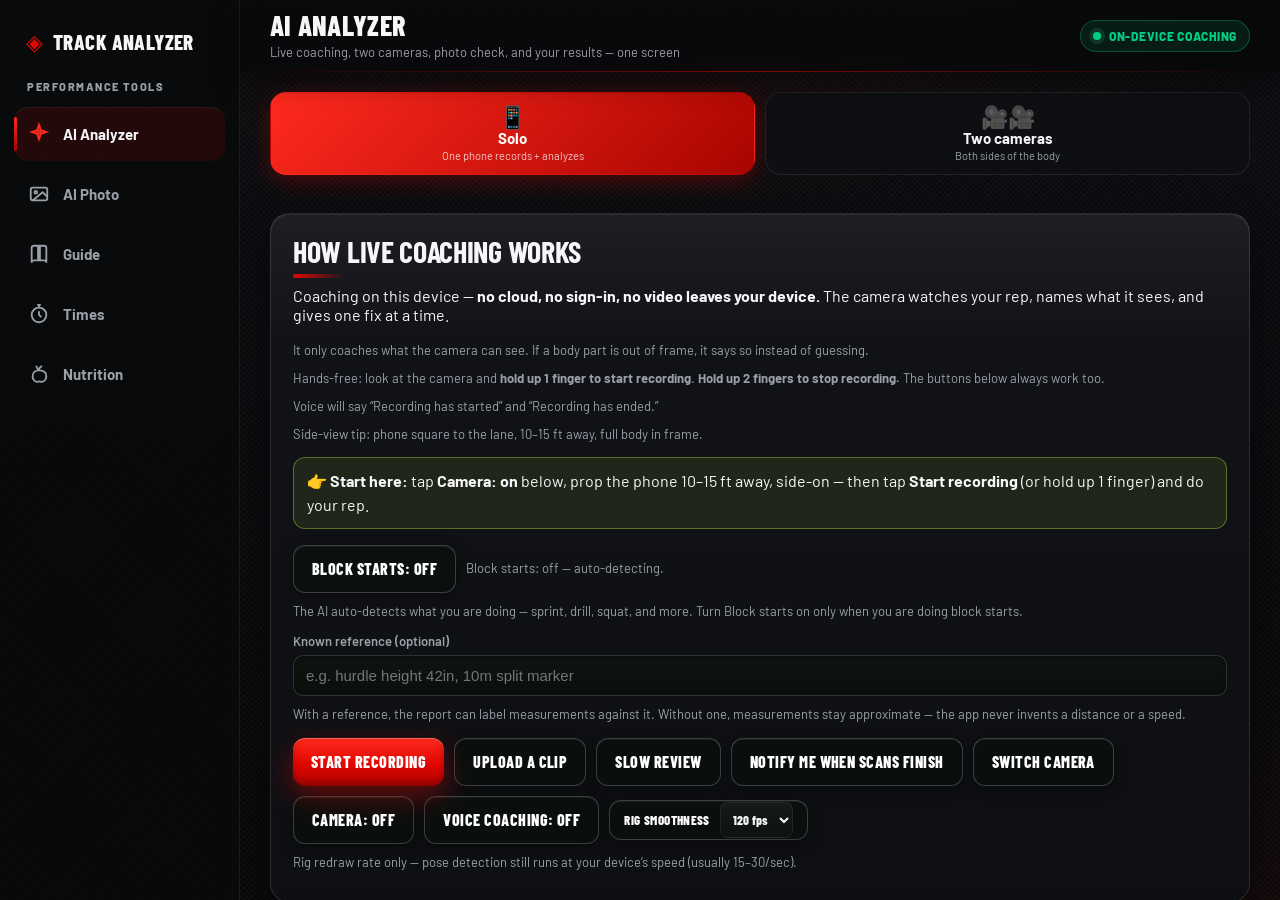
<file: index.html>
<!doctype html>
<html lang="en">
<head>
  <meta charset="utf-8" />
  <meta name="viewport" content="width=device-width, initial-scale=1, viewport-fit=cover" />
  <meta name="color-scheme" content="dark" />
  <meta name="theme-color" content="#08090b" />
  <link rel="manifest" href="manifest.json" />
  <meta name="mobile-web-app-capable" content="yes" />
  <meta name="apple-mobile-web-app-capable" content="yes" />
  <meta name="apple-mobile-web-app-status-bar-style" content="black-translucent" />
  <meta name="apple-mobile-web-app-title" content="Track Analyzer" />
  <link rel="icon" href="data:," />
  <link rel="apple-touch-icon" href="[data-uri]" />
  <title>Track Analyzer</title>
  <!-- v2.3.3: asset URLs carry ?v= so an update always loads fresh files, never stale cached JS. Bump on every release — including the ?v= tags above. -->
  <link rel="stylesheet" href="css/app.css?v=3.34.0" />
</head>
<body data-active-view="ai">
  <div class="app-shell">
    <aside class="app-sidebar" aria-label="App navigation">
      <div class="sidebar-brand"><span class="brand-mark">◈</span><span class="brand-name">Track Analyzer</span></div>
      <div class="sidebar-kicker">Performance tools</div>
      <nav class="app-nav">
        <button class="nav-item" data-view="ai" aria-current="page"><svg viewBox="0 0 24 24" fill="none" stroke="currentColor" stroke-width="2" aria-hidden="true"><path d="M12 3l1.8 5.2L19 10l-5.2 1.8L12 17l-1.8-5.2L5 10l5.2-1.8z"/><circle cx="12" cy="10" r="1.5"/></svg><span>AI Analyzer</span></button>
        <button class="nav-item" data-view="ai-photo" aria-current="false"><svg viewBox="0 0 24 24" fill="none" stroke="currentColor" stroke-width="2" aria-hidden="true"><rect x="3" y="5" width="18" height="14" rx="2"/><circle cx="8.5" cy="10" r="1.5"/><path d="m21 15-5-5L5 19"/></svg><span>AI Photo</span><span class="nav-badge" id="badgeAiPhotoSide" hidden>New</span></button>
        <button class="nav-item" data-view="guide" aria-current="false"><svg viewBox="0 0 24 24" fill="none" stroke="currentColor" stroke-width="2" aria-hidden="true"><path d="M4 5.5A2.5 2.5 0 0 1 6.5 3H11v16H6.5A2.5 2.5 0 0 0 4 21.5zM20 5.5A2.5 2.5 0 0 0 17.5 3H13v16h4.5a2.5 2.5 0 0 1 2.5 2.5z"/></svg><span>Guide</span><span class="nav-badge" id="badgeGuideSide" hidden>New</span></button>
        <button class="nav-item" data-view="times" aria-current="false"><svg viewBox="0 0 24 24" fill="none" stroke="currentColor" stroke-width="2" aria-hidden="true"><circle cx="12" cy="13" r="8"/><path d="M12 9v4l2.5 2.5M10 2h4M12 2v3"/></svg><span>Times</span></button>
        <button class="nav-item" data-view="nutrition" aria-current="false"><svg viewBox="0 0 24 24" fill="none" stroke="currentColor" stroke-width="2" aria-hidden="true"><path d="M12 8c-4 0-7 2.5-7 6.5 0 3.5 2.6 6 5.2 6 1 0 1.6-.4 2.3-.4s1.3.4 2.3.4c2.6 0 5.2-2.5 5.2-6C20 10.5 17 8 12 8z"/><path d="M12 8c0-2.5 1.5-4 3.5-4.5M12 8C10 6 9 4.5 9 3"/></svg><span>Nutrition</span></button>
      </nav>
    </aside>
    <div class="app-main">
      <header class="app-topbar">
        <div class="screen-title"><h1 id="screenTitle">AI Analyzer</h1><p id="screenSubtitle">Live coaching, two cameras, photo check, and your results &mdash; one screen</p></div>
        <div class="topbar-status">On-device coaching</div>
      </header>
      <main class="page">

    <section class="view-section view-ai" aria-label="AI Analyzer screen">
      <div class="ai-wrap">
        <div class="cam-mode-picker" role="group" aria-label="Camera mode">
          <button class="cam-mode-btn" id="camModeSolo" type="button" aria-pressed="true">
            <span class="cam-mode-emoji" aria-hidden="true">📱</span>
            <span class="cam-mode-label">Solo</span>
            <span class="cam-mode-sub">One phone records + analyzes</span>
          </button>
          <button class="cam-mode-btn" id="camModeDual" type="button" aria-pressed="false">
            <span class="cam-mode-emoji" aria-hidden="true">🎥🎥</span>
            <span class="cam-mode-label">Two cameras</span>
            <span class="cam-mode-sub">Both sides of the body</span>
          </button>
        </div>
        <div id="aiSoloWrap">
<div class="panel ai-intro">
          <h2>How live coaching works</h2>
          <p>Coaching on this device &mdash; <strong>no cloud, no sign-in, no video leaves your device.</strong> The camera watches your rep, names what it sees, and gives one fix at a time.</p>
          <p class="ai-note">It only coaches what the camera can see. If a body part is out of frame, it says so instead of guessing.</p>
          <p class="ai-note">Hands-free: look at the camera and <strong>hold up 1 finger to start recording</strong>. <strong>Hold up 2 fingers to stop recording.</strong> The buttons below always work too.</p>
          <p class="ai-note">Voice will say “Recording has started” and “Recording has ended.”</p>
          <p class="ai-note">Side-view tip: phone square to the lane, 10–15 ft away, full body in frame.</p>
          <p class="ai-next-step">👉 <strong>Start here:</strong> tap <strong>Camera: on</strong> below, prop the phone 10–15 ft away, side-on — then tap <strong>Start recording</strong> (or hold up 1 finger) and do your rep.</p>
          <div class="ai-toast" id="aiNotifyToast" hidden><span>Analysis done — see your AI Photo report and your new fix in Guide.</span><button class="ghost-control small" id="aiNotifyClose" type="button">Got it</button></div>
          <div class="block-toggle-row">
            <button class="ghost-control" id="blockStartsToggle" type="button" aria-pressed="false">Block starts: off</button>
            <p class="ai-note" id="blockStartsState">Block starts: off &mdash; auto-detecting.</p>
          </div>
          <p class="ai-note">The AI auto-detects what you are doing &mdash; sprint, drill, squat, and more. Turn Block starts on only when you are doing block starts.</p>
          <label class="ai-ref-label">Known reference (optional)
            <input id="aiReference" type="text" placeholder="e.g. hurdle height 42in, 10m split marker" aria-label="Known reference, for example hurdle height or a measured split marker" />
          </label>
          <p class="ai-note">With a reference, the report can label measurements against it. Without one, measurements stay approximate &mdash; the app never invents a distance or a speed.</p>
          <div class="ai-controls">
            <button class="primary" id="aiStartBtn" type="button">Start recording</button>
            <button class="ghost-control" id="aiStopBtn" type="button" hidden>Stop recording</button>
            <button class="ghost-control" id="aiEndSessionBtn" type="button" hidden>See my results</button>
            <button class="ghost-control" id="aiUploadClip" type="button">Upload a clip</button>
            <input type="file" id="aiFileInput" accept="video/*" hidden />
            <button class="ghost-control" id="aiSlowReview" type="button" aria-pressed="false">Slow review</button>
            <button class="ghost-control" id="aiNotifyToggle" type="button" aria-pressed="false">Notify me when scans finish</button>
            <button class="ghost-control" id="aiFlipBtn" type="button">Switch camera</button>
            <button class="ghost-control" id="aiCamToggleBtn" type="button" aria-pressed="false">Camera: off</button>
            <button class="ghost-control" id="aiVoiceBtn" type="button" aria-pressed="false">Voice coaching: off</button>
            <label class="ghost-control small rig-fps-label" for="rigFpsSelect">Rig smoothness
              <select id="rigFpsSelect" class="rig-fps-select" aria-label="Rig redraw rate">
                <option value="120">120 fps</option>
                <option value="60">60 fps</option>
              </select>
            </label>
          </div>
          <p class="ai-note">Rig redraw rate only &mdash; pose detection still runs at your device&rsquo;s speed (usually 15&ndash;30/sec).</p>
        </div>
<div class="panel ai-analyzing" id="aiAnalyzing" hidden>
          <h3>Reviewing your reps&hellip;</h3>
          <p id="aiAnalyzeStatus">Reviewing frame 0 of 0&hellip;</p>
          <div class="analysis-track" aria-hidden="true"><i id="aiAnalyzeBar"></i></div>
          <p class="ai-note" id="aiAnalyzeDetail">Taking a second look at the full clip.</p>
        </div>
<div class="panel ai-live" id="aiLivePanel" hidden>
          <div class="ai-gesture" id="aiGestureBox">
            <div class="ai-gesture-status" id="gestureStatus">Camera off &mdash; tap Start watching.</div>
            <div class="ai-hold-track" aria-hidden="true"><i id="gestureHoldBar"></i></div>
            <p class="ai-note" id="gestureHint">Can&rsquo;t see a face or hand clearly? Use the Start watching / Stop buttons &mdash; they always work.</p>
          </div>
          <div class="ai-previews">
            <div class="ai-preview-card">
              <video id="aiVideo" playsinline muted autoplay></video>
              <canvas id="aiSkelOverlay" aria-hidden="true"></canvas>
              <div class="ai-cam-off" id="aiCamOff" hidden>Camera off — turn it on to start</div>
              <button class="ai-clip-play" id="aiClipPlay" type="button" hidden>▶ Play clip</button>
              <span class="ai-skel-tag">Skeleton lines on you</span>
              <span class="ai-angle-tag" id="aiAngleTag">Camera</span>
            </div>
            <div class="ai-preview-card" id="aiPreview2Wrap" hidden>
              <video id="aiVideo2" playsinline muted autoplay></video>
              <canvas id="aiSkelOverlay2" aria-hidden="true"></canvas>
              <span class="ai-angle-tag" id="aiAngle2Tag">Camera 2</span>
            </div>
          </div>
          <p class="ai-note" id="aiSideGuide" hidden>Side view: phone square to the lane, 10–15 ft away. Keep both feet, hips, shoulders, and head in frame.</p>
          <div class="ai-clip-markers" id="aiClipMarkers" hidden></div>
          <p class="ai-note" id="aiAutoSlowNote" hidden></p>
          <div class="ai-state">
            <div><strong>Seeing:</strong> <span id="aiSeeing">—</span></div>
            <div><strong>Good:</strong> <span id="aiGood">—</span></div>
            <div><strong>One fix:</strong> <span id="aiFix">—</span></div>
            <div><strong>Can’t see:</strong> <span id="aiCantSee">—</span></div>
            <div><strong>Reps:</strong> <span id="aiRepCount">0</span> · <strong>Form score:</strong> <span id="aiScore">—</span></div>
          </div>
          <div class="ai-classic-metrics" id="aiClassicMetrics"></div>
          <div class="ai-callouts" id="aiCallouts"></div>
          <button class="review-sheet-button" id="openReviewSheet" type="button">See full rep review</button>
        </div>
        </div>
<div class="ai-section" id="dualSection">
          <h2 class="ai-section-title">Two cameras</h2>
          <p class="ai-section-sub">A second camera watches the same rep from the other side. Both views together, one result.</p>

        <div class="panel dual-intro">
          <h2>Two cameras</h2>
          <p class="dual-sub">Two cameras, two views, one rep. Put Camera 1 on one side and Camera 2 on the other, connect with a code, and get coaching from both sides at once.</p>
          <p class="dual-note">Two camera views, not 3D. Two cameras can’t measure depth, so this app never fakes 3D numbers.</p>
          <div class="dual-role-row">
            <button class="ghost-control" id="dualHostBtn" type="button">Connect a second camera</button>
            <button class="ghost-control" id="dualJoinBtn" type="button">Join as the second camera</button>
          </div>
          <p class="dual-status" id="dualStatus" aria-live="polite"></p>
        </div>

        <div class="panel dual-panel" id="dualHostPanel" hidden>
          <h3>Camera 1</h3>
          <p>Share this code with Camera 2:</p>
          <div class="dual-code" id="dualCode">······</div>
          <p class="dual-wait" id="dualWaitLine">Waiting for Camera 2…</p>
          <div class="dual-previews">
            <div class="dual-preview-card">
              <div class="dual-preview-head"><span>Camera 1</span><span class="dual-head-btns"><button class="ghost-control small" id="dualCalibrate" type="button">Line up frame</button><button class="ghost-control small" id="dualSwitchBtn" type="button">Switch camera</button><button class="ghost-control small" id="dualCamToggleBtn" type="button" aria-pressed="true">Camera: on</button></span></div>
              <video id="dualLocalVideo" playsinline muted autoplay></video>
              <canvas id="dualLocalSkel" aria-hidden="true"></canvas>
              <div class="dual-cam-off" id="dualLocalCamOff" hidden>Camera off</div>
              <p class="dual-calib-state" id="dualCalibState"></p>
            </div>
            <div class="dual-preview-card">
              <div class="dual-preview-head"><span>Camera 2</span></div>
              <video id="dualRemoteVideo" playsinline muted autoplay></video>
              <canvas id="dualRemoteSkel" aria-hidden="true"></canvas>
              <div class="dual-cam-off" id="dualRemoteCamOff" hidden>Camera 2 off</div>
            </div>
          </div>
          <p class="dual-status" id="dualRigStatus" aria-live="polite"></p>
          <p class="dual-status" id="dualRigFps"></p>
          <label class="ghost-control small rig-fps-label" for="dualRigFpsSelect">Rig smoothness
            <select id="dualRigFpsSelect" class="rig-fps-select" aria-label="Rig redraw rate">
              <option value="120">120 fps</option>
              <option value="60">60 fps</option>
            </select>
          </label>
          <p class="dual-status" id="dualGestureStatus" aria-live="polite"></p>
          <div class="dual-record-row" id="dualRecordRow" hidden>
            <button class="primary" id="dualRecordBtn" type="button">Record both cameras</button>
            <button class="ghost-control" id="dualStopBtn" type="button" hidden>Stop video</button>
            <button class="ghost-control" id="dualReplayOwnBtn" type="button">Replay my camera only</button>
            <p class="dual-rec-state" id="dualRecState"></p>
            <p class="dual-transfer" id="dualTransfer"></p>
          </div>
          <div class="dual-manual">
            <button class="ghost-control small" id="dualManualHostBtn" type="button">Having trouble? Connect by hand</button>
            <div id="dualManualHost" hidden>
              <p>Copy this offer code to Camera 2, then paste its answer code below.</p>
              <label>Offer code <textarea id="dualOfferOut" rows="3" readonly></textarea></label>
              <button class="ghost-control small" id="dualCopyOffer" type="button">Copy offer</button>
              <label>Answer code <textarea id="dualAnswerIn" rows="3" placeholder="Paste Camera 2’s answer code here"></textarea></label>
              <button class="ghost-control small" id="dualManualHostGo" type="button">Connect with answer</button>
            </div>
          </div>
          <button class="ghost-control small" id="dualDisconnect" type="button">Disconnect</button>
        </div>

        <div class="panel dual-panel" id="dualJoinPanel" hidden>
          <h3>Camera 2</h3>
          <p>Type the 6-letter code shown on Camera 1:</p>
          <div class="dual-join-row">
            <input id="dualJoinCode" type="text" inputmode="text" autocomplete="off" maxlength="6" placeholder="K7Q2P9" aria-label="Connection code" />
            <button class="primary" id="dualJoinGo" type="button">Join</button>
          </div>
          <p class="dual-status" id="dualJoinStatus" aria-live="polite"></p>
          <div class="dual-previews">
            <div class="dual-preview-card">
              <div class="dual-preview-head"><span>Camera 2</span><span class="dual-head-btns"><button class="ghost-control small" id="dualJoinCalibrate" type="button">Line up frame</button><button class="ghost-control small" id="dualJoinSwitchBtn" type="button">Switch camera</button><button class="ghost-control small" id="dualJoinCamToggleBtn" type="button" aria-pressed="true">Camera: on</button></span></div>
              <video id="dualJoinLocalVideo" playsinline muted autoplay></video>
              <canvas id="dualJoinLocalSkel" aria-hidden="true"></canvas>
              <div class="dual-cam-off" id="dualJoinLocalCamOff" hidden>Camera off</div>
              <p class="dual-calib-state" id="dualJoinCalibState"></p>
            </div>
            <div class="dual-preview-card">
              <div class="dual-preview-head"><span>Camera 1</span></div>
              <video id="dualJoinRemoteVideo" playsinline muted autoplay></video>
              <canvas id="dualJoinRemoteSkel" aria-hidden="true"></canvas>
              <div class="dual-cam-off" id="dualJoinRemoteCamOff" hidden>Camera 1 off</div>
            </div>
          </div>
          <p class="dual-status" id="dualJoinRigStatus" aria-live="polite"></p>
          <p class="dual-status" id="dualJoinRigFps"></p>
          <p class="dual-status" id="dualJoinGestureStatus" aria-live="polite"></p>
          <p class="dual-join-note" id="dualJoinRecordNote" hidden>Camera 1 starts and stops recording for both cameras. Hold this camera steady on your side.</p>
          <div class="dual-manual">
            <button class="ghost-control small" id="dualManualJoinBtn" type="button">Having trouble? Connect by hand</button>
            <div id="dualManualJoin" hidden>
              <p>Paste Camera 1’s offer code, then copy your answer code back to it.</p>
              <label>Offer code <textarea id="dualJoinOfferIn" rows="3" placeholder="Paste Camera 1’s offer code here"></textarea></label>
              <button class="ghost-control small" id="dualManualJoinGo" type="button">Create answer</button>
              <label>Answer code <textarea id="dualJoinAnswerOut" rows="3" readonly></textarea></label>
              <button class="ghost-control small" id="dualJoinCopyAnswer" type="button">Copy answer</button>
            </div>
          </div>
          <button class="ghost-control small" id="dualJoinDisconnect" type="button">Disconnect</button>
        </div>

        <div class="panel dual-panel" id="dualReplay" hidden>
          <h3>Replay both together</h3>
          <p>One slider moves both clips together. Step moves both clips one frame.</p>
          <div class="dual-replay-grid">
            <div class="dual-replay-slot"><video id="dualReplayA" playsinline controls preload="metadata"></video><span class="dual-replay-tag">Camera 1</span></div>
            <div class="dual-replay-slot"><video id="dualReplayB" playsinline controls preload="metadata"></video><span class="dual-replay-tag">Camera 2</span></div>
          </div>
          <input id="dualScrub" type="range" min="0" max="1000" value="0" aria-label="Move through both clips" />
          <div class="dual-replay-controls">
            <button class="ghost-control" id="dualStepBack" type="button">⏮ Back 1 frame</button>
            <button class="ghost-control" id="dualPlayBtn" type="button">▶ Play both</button>
            <button class="ghost-control" id="dualStepFwd" type="button">Forward 1 frame ⏭</button>
          </div>
          <div class="dual-speed-row" role="group" aria-label="Replay speed">
            <span class="dual-speed-label">Speed:</span>
            <button class="ghost-control small" data-dual-speed="0.1" type="button" aria-pressed="false">0.1×</button>
            <button class="ghost-control small" data-dual-speed="0.25" type="button" aria-pressed="false">0.25×</button>
            <button class="ghost-control small" data-dual-speed="0.5" type="button" aria-pressed="false">0.5×</button>
            <button class="ghost-control small" data-dual-speed="1" type="button" aria-pressed="true">1×</button>
          </div>
          <div class="dual-markers" id="dualMarkers" hidden></div>
          <button class="ghost-control" id="dualSendPhotoBtn" type="button" hidden>Send best frame to AI Photo</button>
        </div>

        <div class="panel dual-panel" id="dualVerdictBox" hidden>
          <h3>Two-camera result</h3>
          <p id="dualVerdict" aria-live="polite"></p>
          <div class="dual-verdict-cards" id="dualVerdictCards"></div>
          <p id="dualVerdictCombined"></p>
          <div class="dual-replay-controls">
            <button class="ghost-control" id="dualDoubleCheckBtn" type="button" hidden>🔁 Double-check my camera</button>
          </div>
          <p id="dualCheckResult" aria-live="polite"></p>
        </div>
        </div>
<div id="aiSoloWrap2">
<div class="panel ai-last-session" id="aiLastSession" hidden>
          <h3 id="aiLastSessionTitle">🕘 Last session</h3>
          <div id="aiLastSessionBody"></div>
        </div>
<div class="panel ai-summary" id="aiSummary" hidden>
          <h3>Your results</h3>
          <div id="aiSummaryBody"></div>
          <div id="aiDeepReport"></div>
          <div class="dual-replay-controls">
            <button class="ghost-control" id="aiSoloDoubleCheck" type="button" hidden>🔁 Double-check</button>
          </div>
          <p id="aiSoloCheckResult" aria-live="polite"></p>
        </div>
        </div>
<div class="panel ai-kb">
          <h3>📚 Coaching guide</h3>
          <p class="ai-note">Everything the camera coaches from &mdash; read it, or let the camera coach you live.</p>
          <label class="ai-focus-label">Topic
            <select id="aiKbFilter" aria-label="Filter knowledge base by topic"></select>
          </label>
          <div id="aiKbList"></div>
        </div>
      </div>
    </section>

    <section class="view-section view-guide" aria-label="Coaching guide screen">
    <div class="panel" id="latestFixBox" hidden>
      <h2>Your latest fix</h2>
      <p id="latestFixText">Finish a run and your top fix will show up here.</p>
    </div>
    <section class="lower">
      <div class="panel">
        <h2 id="cueTitle">Block start cues</h2>
        <div class="cues" id="cueList"></div>
        <div class="tips"><strong>Don’t overthink:</strong> choose the first cue, take one rep, then review. Never chase all three at full speed.</div>
      </div>
      <div class="panel">
        <h2>Video for this fix</h2>
        <div class="video-state" id="videoIdle">Finish a clear rep. A matching coaching video will load after the analyzer sees a steady movement pattern.</div>
        <div class="video-state" id="videoLoading" hidden><div class="video-loading"><div class="video-loading-row"></div><p>Finding the best video for this fix…</p></div></div>
        <div class="video-list" id="videoList" hidden></div>
      </div>
    </section>
    </section>

    <section class="view-section view-ai-photo" aria-label="AI Photo screen">
    <div class="panel" id="latestAiResults" hidden>
      <h2>Latest AI Analyzer results</h2>
      <div id="latestAiResultsBody"></div>
    </div>
    <section class="panel photo-panel" aria-labelledby="photoTitle">
      <div class="photo-head">
        <div><h2 id="photoTitle">AI Photo — two-photo form check</h2></div>
        <p>Capture the same athlete from the side—try set position and block clearance, or best rep and worst rep. Each photo is processed on this device with its own skeleton, angles, and pointing markers: green checks where your form looks good, red marks where to work. Under each photo you get what looks good and what to work on, in plain words.</p>
      </div>
      <div class="photo-access-row" id="photoAccessRow">
        <span id="photoAccessState">Photo access: not set yet &mdash; tap a photo slot when you&rsquo;re ready.</span>
        <span class="photo-source-toggle" id="photoSourceToggle" role="group" aria-label="Photo source">
          <button type="button" data-source="camera" aria-pressed="true">Camera</button>
          <button type="button" data-source="library" aria-pressed="false">Photo library</button>
        </span>
        <button class="ghost-control small" id="photoChangeAccess" type="button">Change photo choice</button>
        <button class="ghost-control small" id="photoRetryAccess" type="button" hidden>Photo access is off &mdash; tap here to try again</button>
      </div>
      <p class="photo-access-note">Note: iPhones show their own system pop-up once per site. This app never asks again on its own &mdash; the picker only opens when you tap a photo slot.</p>
      <div class="photo-grid">
        <article class="photo-slot" data-photo-slot="0">
          <div class="photo-slot-head"><h3>Photo A</h3><label class="photo-pick">Take or choose<input class="photo-input" type="file" accept="image/*" capture="environment" data-slot="0"></label></div>
          <div class="photo-stage"><img alt="" hidden><canvas></canvas><div class="photo-placeholder"><strong>Set or best rep</strong>Side-on, full body, clear view of both legs.</div></div>
          <div class="photo-readout" aria-live="polite">No photo yet &mdash; take or choose one.</div>
        </article>
        <article class="photo-slot" data-photo-slot="1">
          <div class="photo-slot-head"><h3>Photo B</h3><label class="photo-pick">Take or choose<input class="photo-input" type="file" accept="image/*" capture="environment" data-slot="1"></label></div>
          <div class="photo-stage"><img alt="" hidden><canvas></canvas><div class="photo-placeholder"><strong>Clearance or worst rep</strong>Match the same camera position for a useful comparison.</div></div>
          <div class="photo-readout" aria-live="polite">No photo yet &mdash; take or choose one.</div>
        </article>
      </div>
      <section class="runway-panel" aria-label="Your form vs Pro form">
        <h2>Your form vs Pro form — watch the run</h2>
        <p class="ai-note" id="runwayHonesty">3D animated demo — cartoon runners built from your measured angles, not your real video, not motion capture.</p>
        <div class="runway-view-toggle" role="group" aria-label="Comparison view">
          <button type="button" data-runway-view="auto" aria-pressed="true">AI picks</button>
          <button type="button" data-runway-view="side" aria-pressed="false">You vs Pro</button>
          <button type="button" data-runway-view="solo" aria-pressed="false">Just me</button>
        </div>
        <p id="runwayPickReason" class="ai-note"></p>
        <p id="runwayPlaceholder">Finish an AI Analyzer run to see your form vs pro form.</p>
        <div id="runway3dWrap" hidden>
          <span class="runway3d-label" id="runway3dLabelYou">You</span>
          <span class="runway3d-label" id="runway3dLabelPro">Pro</span>
          <span class="runway3d-fix" id="runway3dFix" hidden></span>
        </div>
        <canvas id="runwayCanvas" width="640" height="280" hidden></canvas>
        <p id="runwayCallout" class="ai-note">Your run will show up here after an analysis.</p>
        <div class="runway-controls">
          <button class="ghost-control small" id="runwayPlay" type="button">▶ Play</button>
          <button class="ghost-control small" id="runwayPause" type="button">⏸ Pause</button>
          <button class="ghost-control small" id="runwayReplay" type="button">↺ Replay</button>
        </div>
      </section>
    </section>
    </section>

    <section class="view-section view-times" aria-label="Times screen">
      <div class="tm-wrap">
        <div class="panel tm-hero">
          <h2>Your times</h2>
          <p class="ai-note">Log meets and time trials. PRs, season bests, wind-legal checks and hand-to-FAT conversion are worked out for you.</p>
          <label class="tm-field">Event
            <select id="tmEvent" aria-label="Event to view"></select>
          </label>
          <div class="tm-kpis" id="tmSummary"></div>
          <div class="tm-goal">
            <input id="tmGoal" type="text" inputmode="decimal" aria-label="Goal mark" />
            <button type="button" class="tm-btn tm-ghost" id="tmGoalSave">Set goal</button>
          </div>
          <p class="ai-note" id="tmGoalOut"></p>
          <div id="tmSplits" class="tm-splits" hidden></div>
        </div>
        <div class="panel">
          <h2>Progression</h2>
          <canvas id="tmChart" aria-label="Progression chart — up is better"></canvas>
          <p class="ai-note tm-legend"><span><i class="dot volt"></i> race</span><span><i class="dot warn"></i> wind-aided</span><span><i class="dash"></i> PR so far</span><span>Higher = better</span></p>
        </div>
        <div class="panel">
          <h2>Add a result</h2>
          <form id="tmForm" class="tm-form" autocomplete="off">
            <label class="tm-field">Event <select id="tmFormEvent"></select></label>
            <label class="tm-field" id="tmMarkLabel">Time <input id="tmMark" type="text" inputmode="decimal" required /></label>
            <label class="tm-field">Date <input id="tmDate" type="date" /></label>
            <label class="tm-field" id="tmWindWrap">Wind (m/s) <input id="tmWind" type="text" inputmode="decimal" placeholder="e.g. +1.4 or -0.6 (blank if none)" /></label>
            <label class="tm-field tm-wide">Meet <input id="tmMeet" type="text" maxlength="60" placeholder="e.g. County Champs" /></label>
            <div class="tm-checks tm-wide">
              <label id="tmTimingWrap"><input type="checkbox" id="tmHand" /> Hand-timed (stopwatch)</label>
              <label><input type="checkbox" id="tmIndoor" /> Indoor</label>
            </div>
            <button type="submit" class="primary tm-btn tm-wide">Save result</button>
            <p class="tm-msg tm-wide" id="tmMsg" role="status"></p>
          </form>
        </div>
        <div class="panel">
          <div class="tm-list-head"><h2>History</h2><button type="button" class="tm-btn tm-ghost" id="tmExport">Export CSV</button></div>
          <ul class="tm-list" id="tmList"></ul>
          <p class="ai-note">Rules used: tailwind above +2.0 m/s is wind-aided (not a legal PR) in the 100, 200, sprint hurdles, long and triple jump. Hand times convert to FAT by +0.24 s (under 400 m) or +0.14 s (400 m and up), the standard high-school and NCAA conversion. Saved only on this device.</p>
        </div>
      </div>
    </section>
    <section class="view-section view-nutrition" aria-label="Nutrition screen">
      <div class="nut-wrap">
        <div class="panel nut-hero">
          <div class="nut-hero-top">
            <div>
              <h2>Fuel the sprint</h2>
              <p class="nut-hero-sub">Daily targets built for a 200m sprinter — from your body weight, nothing guessed.</p>
            </div>
            <span class="nut-hero-icon" aria-hidden="true">⚡</span>
          </div>
          <div class="nut-input-row">
            <label class="nut-weight-label">Body weight
              <span class="nut-weight-field">
                <input id="nutWeight" type="number" inputmode="decimal" min="0" step="0.1" placeholder="e.g. 165" aria-label="Body weight" />
                <span class="nut-unit-toggle" role="group" aria-label="Weight unit">
                  <button type="button" data-nut-unit="lb" aria-pressed="true">lb</button>
                  <button type="button" data-nut-unit="kg" aria-pressed="false">kg</button>
                </span>
              </span>
            </label>
            <span class="nut-day-toggle" role="group" aria-label="Day type">
              <button type="button" data-nut-day="training" aria-pressed="true">Training day</button>
              <button type="button" data-nut-day="rest" aria-pressed="false">Rest day</button>
            </span>
          </div>
          <div id="nutResults" aria-live="polite"></div>
        </div>

        <div class="panel">
          <h2>💧 Hydration tracker</h2>
          <p class="ai-note">Tap each time you finish a cup or bottle. Resets at midnight — stored only on this device.</p>
          <div id="nutWaterWrap" hidden>
            <div class="nut-water-track" aria-hidden="true"><i id="nutWaterBar"></i></div>
            <p class="nut-water-text" id="nutWaterText">0 L</p>
          </div>
          <div class="nut-water-btns">
            <button class="ghost-control" id="nutAdd250" type="button">+ Cup (250 ml)</button>
            <button class="ghost-control" id="nutAdd500" type="button">+ Bottle (500 ml)</button>
            <button class="ghost-control small" id="nutWaterReset" type="button">Reset</button>
          </div>
        </div>

        <div class="panel">
          <h2>⏱️ Meal timing</h2>
          <div class="nut-timing" id="nutTimingTraining">
            <div class="nut-time-card">
              <h3>2–3 hours before</h3>
              <p>Full meal: carbs + protein, low fat, low fiber. Example: rice + grilled chicken + banana.</p>
            </div>
            <div class="nut-time-card">
              <h3>30–60 min before</h3>
              <p>Light carbs only — a banana, granola bar, or toast with jam. Nothing heavy.</p>
            </div>
            <div class="nut-time-card">
              <h3>Within 2 hours after</h3>
              <p>Protein + carbs to recover. The classic: chocolate milk + banana, or eggs + oatmeal.</p>
            </div>
          </div>
          <div class="nut-timing" id="nutTimingRest" hidden>
            <div class="nut-time-card">
              <h3>Morning</h3>
              <p>Protein-rich breakfast within an hour of waking — eggs, Greek yogurt, or oatmeal with peanut butter.</p>
            </div>
            <div class="nut-time-card">
              <h3>Through the day</h3>
              <p>3–4 balanced meals, don't skip. Keep protein high for recovery; carbs can run lighter than training days.</p>
            </div>
            <div class="nut-time-card">
              <h3>Before bed</h3>
              <p>Slow-digesting protein (Greek yogurt, cottage cheese, or milk) to feed muscles overnight.</p>
            </div>
          </div>
          <p class="ai-note" id="nutTimingNote">Skip greasy food and big fiber loads right before sprinting — both slow you down and upset the stomach.</p>
        </div>

        <div class="panel">
          <h2>🍽️ Dorm-friendly ideas</h2>
          <div class="nut-meals">
            <div class="nut-meal-card">
              <h3>Dining hall</h3>
              <ul>
                <li>Grilled chicken + rice + vegetables</li>
                <li>Eggs + oatmeal + fruit (breakfast)</li>
                <li>Pasta + meat sauce + side salad</li>
              </ul>
            </div>
            <div class="nut-meal-card">
              <h3>Microwave</h3>
              <ul>
                <li>Oatmeal packet + peanut butter + banana</li>
                <li>Rice cup + canned chicken or tuna</li>
                <li>Quesadilla: tortilla + cheese + beans</li>
              </ul>
            </div>
            <div class="nut-meal-card">
              <h3>No-cook</h3>
              <ul>
                <li>Greek yogurt + granola + berries</li>
                <li>PB sandwich + chocolate milk</li>
                <li>Cottage cheese + fruit + trail mix</li>
              </ul>
            </div>
          </div>
        </div>

        <div class="panel nut-disclaimer">
          <h2>📌 Good to know</h2>
          <p>This guide is <strong>educational only — not medical advice</strong>. No supplements are recommended here. For a plan built around your body, training load, and goals, check with your coach, trainer, or a registered dietitian.</p>
        </div>
      </div>
    </section>
      <footer class="app-footer">
        <span>Track Analyzer <span id="appVersion">v&hellip;</span></span>
        <button id="whatsNewBtn" type="button">What&rsquo;s New</button>
        <button id="checkUpdatesBtn" type="button">Check for updates</button>
        <span id="updateCheckStatus" aria-live="polite"></span>
      </footer>
      </main>
    </div>
  </div>

  <nav class="app-tabbar" aria-label="App navigation">
    <button class="tab-item" data-view="ai" aria-current="page"><svg viewBox="0 0 24 24" fill="none" stroke="currentColor" stroke-width="2" aria-hidden="true"><path d="M12 3l1.8 5.2L19 10l-5.2 1.8L12 17l-1.8-5.2L5 10l5.2-1.8z"/><circle cx="12" cy="10" r="1.5"/></svg><span>AI Analyzer</span></button>
    <button class="tab-item" data-view="ai-photo" aria-current="false"><svg viewBox="0 0 24 24" fill="none" stroke="currentColor" stroke-width="2" aria-hidden="true"><rect x="3" y="5" width="18" height="14" rx="2"/><circle cx="8.5" cy="10" r="1.5"/><path d="m21 15-5-5L5 19"/></svg><span>AI Photo</span><span class="nav-badge" id="badgeAiPhotoTab" hidden>New</span></button>
    <button class="tab-item" data-view="guide" aria-current="false"><svg viewBox="0 0 24 24" fill="none" stroke="currentColor" stroke-width="2" aria-hidden="true"><path d="M4 5.5A2.5 2.5 0 0 1 6.5 3H11v16H6.5A2.5 2.5 0 0 0 4 21.5zM20 5.5A2.5 2.5 0 0 0 17.5 3H13v16h4.5a2.5 2.5 0 0 1 2.5 2.5z"/></svg><span>Guide</span><span class="nav-badge" id="badgeGuideTab" hidden>New</span></button>
    <button class="tab-item" data-view="times" aria-current="false"><svg viewBox="0 0 24 24" fill="none" stroke="currentColor" stroke-width="2" aria-hidden="true"><circle cx="12" cy="13" r="8"/><path d="M12 9v4l2.5 2.5M10 2h4M12 2v3"/></svg><span>Times</span></button>
    <button class="tab-item" data-view="nutrition" aria-current="false"><svg viewBox="0 0 24 24" fill="none" stroke="currentColor" stroke-width="2" aria-hidden="true"><path d="M12 8c-4 0-7 2.5-7 6.5 0 3.5 2.6 6 5.2 6 1 0 1.6-.4 2.3-.4s1.3.4 2.3.4c2.6 0 5.2-2.5 5.2-6C20 10.5 17 8 12 8z"/><path d="M12 8c0-2.5 1.5-4 3.5-4.5M12 8C10 6 9 4.5 9 3"/></svg><span>Nutrition</span></button>
  </nav>

  <dialog class="review-dialog" id="reviewDialog" aria-labelledby="reviewDialogTitle">
    <div class="sheet-grabber" aria-hidden="true"></div>
    <div class="review-dialog-inner">
      <div class="review-dialog-head"><h2 id="reviewDialogTitle">Rep review</h2><button class="sheet-close" id="closeReviewSheet" type="button" aria-label="Close review">×</button></div>
      <div class="sheet-score" id="sheetScore">—</div>
      <div class="sheet-kicker">Coach review</div>
      <h3 class="sheet-headline" id="sheetHeadline">Complete a rep first</h3>
      <p class="sheet-copy" id="sheetCopy">Your full coaching review will appear here after a clear movement sample.</p>
      <div class="sheet-metrics" id="sheetMetrics"></div>
    </div>
  </dialog>

  <div class="update-banner" id="updateBanner" hidden>
    <span id="updateBannerText">Update available.</span>
    <ul class="update-banner-notes" id="updateBannerNotes"></ul>
    <button class="primary" id="updateNowBtn" type="button">Update now</button>
    <button class="ghost-control" id="updateLaterBtn" type="button">Later</button>
    <button class="ghost-control small" id="updateBannerClose" type="button" aria-label="Dismiss update notice">✕</button>
  </div>

  <dialog class="review-dialog whats-new-dialog" id="whatsNewDialog" aria-labelledby="whatsNewTitle">
    <div class="sheet-grabber" aria-hidden="true"></div>
    <div class="review-dialog-inner">
      <div class="review-dialog-head"><h2 id="whatsNewTitle">What&rsquo;s New</h2><button class="sheet-close" id="closeWhatsNew" type="button" aria-label="Close What&rsquo;s New">×</button></div>
      <p id="whatsNewCurrent">You are running v&hellip;</p>
      <div id="whatsNewList"></div>
    </div>
  </dialog>

  <script src="js/mediapipe-pose.js?v=3.34.0"></script>
  <script src="js/mediapipe-draw.js?v=3.34.0"></script>
  <script src="js/camera-kit.js?v=3.34.0"></script>
  <script src="js/rig.js?v=3.34.0"></script>
  <script src="js/app.js?v=3.34.0"></script>
  <script src="js/dualcam.js?v=3.34.0"></script>
  <script src="js/update.js?v=3.34.0"></script>
  <script src="js/ai-knowledge.js?v=3.34.0"></script>
  <script src="js/ai-analyzer.js?v=3.34.0"></script>
  <script src="js/nutrition.js?v=3.34.0"></script>
  <script src="js/cam-mode.js?v=3.34.0"></script>
  <script src="js/times.js?v=3.34.0"></script>
</body>
</html>
</file>
<file: css/app.css>
/* Track Analyzer — private build. Nike-style dark athletic theme. */
@import url('https://fonts.googleapis.com/css2?family=Barlow+Condensed:wght@600;700;800&family=Barlow:wght@400;500;600;700;800&display=swap');
/* v2.7.1: blanket hidden rule. Author display rules (e.g. .ai-section's
 * display:flex) beat the UA [hidden] style, so hidden sections like the
 * Two Cameras panel stayed visible in Solo mode. This wins everywhere. */
[hidden]{display:none!important}

:root{
  color-scheme:dark;
  --bg:#0a0c0b;
  --surface:#111413;
  --surface-raised:#1a1e1c;
  --surface-pressed:#242926;
  --ink:#f4f7f5;
  --muted:#a7b1ab;
  --hairline:rgba(255,255,255,.1);
  --accent:#ff5c1f;          /* volt orange */
  --accent-2:#3ddc97;        /* mint */
  --volt:#d4f542;            /* nike volt */
  --good:#3ddc97;
  --warn:#ffb020;
  --danger:#ff5c5c;
  --shadow:0 20px 60px rgba(0,0,0,.6);
  --nav-width:240px;
  --topbar-height:72px;
  /* buttery easing */
  --ease-out:cubic-bezier(.22,1,.36,1);
  --ease-spring:cubic-bezier(.34,1.4,.4,1);
  --ease-smooth:cubic-bezier(.4,0,.2,1);
}

*{box-sizing:border-box}
html{background:var(--bg);min-height:100%;-webkit-text-size-adjust:100%}
body{
  margin:0;background:var(--bg);color:var(--ink);
  font-family:"Barlow",-apple-system,BlinkMacSystemFont,"Segoe UI",sans-serif;
  min-height:100vh;min-height:100dvh;
  overscroll-behavior-y:none;
  -webkit-tap-highlight-color:transparent;
  -webkit-font-smoothing:antialiased;
}
button,a,label{font:inherit}
button{color:inherit;touch-action:manipulation;cursor:pointer}
h1,h2,h3,p{margin-top:0}
img,canvas,video{max-width:100%}

/* ============ App shell ============ */
html,body{height:100%;overflow:hidden}
.app-shell{display:grid;grid-template-columns:1fr;height:100dvh;min-height:0;background:var(--bg)}
.app-main{min-width:0;min-height:0;display:grid;grid-template-rows:auto minmax(0,1fr);background:var(--bg)}

/* ============ Sidebar (desktop) ============ */
.app-sidebar{display:none;background:#0d0f0e;border-right:1px solid var(--hairline);padding:24px 14px;flex-direction:column}
.sidebar-brand{display:flex;align-items:center;gap:10px;padding:4px 12px 20px}
.brand-mark{font-size:22px;color:var(--volt);animation:brandPulse 3s ease-in-out infinite}
.brand-name{font-family:"Barlow Condensed",sans-serif;font-weight:800;font-size:21px;letter-spacing:.02em;text-transform:uppercase}
@keyframes brandPulse{0%,100%{transform:scale(1) rotate(0deg)}50%{transform:scale(1.12) rotate(8deg)}}
.sidebar-kicker{padding:5px 13px 14px;color:var(--muted);font-size:11px;font-weight:800;letter-spacing:.14em;text-transform:uppercase}
.app-nav{display:grid;gap:6px}
.nav-item{
  appearance:none;border:0;background:transparent;color:var(--muted);
  min-height:52px;padding:0 14px;border-radius:14px;
  display:flex;align-items:center;gap:13px;text-align:left;font-weight:700;font-size:15px;
  transition:background .25s var(--ease-out),color .25s var(--ease-out),transform .15s var(--ease-out);
}
.nav-item svg{width:22px;height:22px;flex:0 0 auto;transition:transform .25s var(--ease-spring)}
.nav-item:hover{background:var(--surface);color:var(--ink)}
.nav-item:active{transform:scale(.97)}
.nav-item[aria-current="page"]{background:var(--surface-raised);color:var(--ink)}
.nav-item[aria-current="page"] svg{color:var(--volt);transform:scale(1.1)}

/* ============ Topbar ============ */
.app-topbar{
  min-height:var(--topbar-height);
  display:flex;align-items:center;justify-content:space-between;gap:18px;
  padding:calc(10px + env(safe-area-inset-top)) clamp(16px,3vw,30px) 10px;
  border-bottom:1px solid var(--hairline);
  background:rgba(10,12,11,.92);backdrop-filter:blur(12px);-webkit-backdrop-filter:blur(12px);
  z-index:20;
}
.screen-title{min-width:0}
.screen-title h1{margin:0;font-size:clamp(22px,2.5vw,28px);font-weight:800;letter-spacing:-.02em;line-height:1.05}
.screen-title p{margin:4px 0 0;color:var(--muted);font-size:13px;white-space:nowrap;overflow:hidden;text-overflow:ellipsis}
.topbar-status{display:flex;align-items:center;gap:8px;color:var(--good);font-size:12px;font-weight:800;letter-spacing:.06em;text-transform:uppercase;white-space:nowrap}
.topbar-status::before{content:"";width:8px;height:8px;border-radius:50%;background:currentColor;box-shadow:0 0 0 4px rgba(61,220,151,.14);animation:statusBlink 2.4s ease-in-out infinite}
@keyframes statusBlink{0%,100%{opacity:1}50%{opacity:.45}}

/* ============ Page & view transitions ============ */
.page{
  width:100%;height:100%;min-height:0;overflow-y:auto;overscroll-behavior:contain;
  -webkit-overflow-scrolling:touch;margin:0;
  padding:20px clamp(16px,3vw,30px) calc(100px + env(safe-area-inset-bottom));
}
.page.view-leaving{opacity:0;transform:translateY(10px) scale(.995);transition:opacity .13s var(--ease-smooth),transform .13s var(--ease-smooth)}
.page.view-entering{animation:pageEnter .3s var(--ease-out)}
@keyframes pageEnter{from{opacity:0;transform:translateY(14px)}to{opacity:1;transform:none}}
.view-section{display:none}
body[data-active-view="ai"] .view-ai,
body[data-active-view="ai-photo"] .view-ai-photo,
body[data-active-view="guide"] .view-guide,
body[data-active-view="nutrition"] .view-nutrition{display:block;animation:sectionIn .35s var(--ease-out)}
@keyframes sectionIn{from{opacity:0;transform:translateY(12px)}to{opacity:1;transform:none}}

/* staggered card entrance */
.stagger-in{animation:staggerIn .45s var(--ease-spring) both}
@keyframes staggerIn{from{opacity:0;transform:translateY(18px) scale(.98)}to{opacity:1;transform:none}}

/* ============ Mode picker ============ */
.mode-picker{
  margin:0 0 16px;padding:5px;background:var(--surface);
  border:1px solid var(--hairline);border-radius:16px;
  display:grid;grid-template-columns:repeat(5,minmax(0,1fr));gap:4px;
}
.mode{
  min-height:46px;padding:8px 10px;border:0;border-radius:11px;background:transparent;
  color:var(--muted);font-weight:700;font-size:13px;
  transition:background .25s var(--ease-out),color .25s var(--ease-out),transform .12s var(--ease-out);
}
.mode:hover{background:var(--surface-raised);color:var(--ink)}
.mode:active{transform:scale(.96)}
.mode[aria-pressed="true"]{background:var(--volt);color:#0c0e0c;font-weight:800;box-shadow:0 4px 14px rgba(212,245,66,.25)}

/* ============ Workspace / camera ============ */
.workspace{display:grid;grid-template-columns:minmax(0,1.6fr) minmax(320px,.72fr);gap:18px;max-width:1440px;margin:0 auto;align-items:start}
.camera-card{
  background:#000;border:1px solid var(--hairline);border-radius:20px;overflow:hidden;
  box-shadow:var(--shadow);min-width:0;position:relative;aspect-ratio:4/3;
  max-height:calc(100dvh - 160px);
  transition:transform .3s var(--ease-out),box-shadow .3s var(--ease-out);
}
#aiSkelOverlay{position:absolute;inset:0;width:100%;height:100%}
.frame-guide{position:absolute;inset:7%;z-index:1;border:2px dashed rgba(255,255,255,.32);border-radius:60px 60px 18px 18px;pointer-events:none;transition:opacity .3s}
.frame-guide::after{
  content:"FULL BODY IN FRAME";position:absolute;left:50%;bottom:12px;transform:translateX(-50%);
  font-family:"Barlow Condensed",sans-serif;font-size:13px;letter-spacing:.16em;white-space:nowrap;
  color:rgba(255,255,255,.75);background:rgba(5,8,7,.7);padding:5px 10px;border-radius:6px;
}
.status-pill{
  position:absolute;z-index:5;top:14px;left:14px;
  background:rgba(7,12,10,.75);color:#fff;border:1px solid rgba(255,255,255,.18);
  padding:8px 12px;border-radius:999px;font-size:12px;font-weight:800;letter-spacing:.04em;text-transform:uppercase;
  backdrop-filter:blur(8px);-webkit-backdrop-filter:blur(8px);
  transition:transform .25s var(--ease-spring);
}
.status-pill.live::before{content:"";display:inline-block;width:7px;height:7px;background:var(--good);border-radius:50%;margin-right:7px;box-shadow:0 0 0 4px rgba(61,220,151,.16);animation:statusBlink 1.6s infinite}

/* pose loading overlay */
.pose-loader{
  position:absolute;inset:0;z-index:6;display:grid;place-items:center;
  background:rgba(4,6,5,.72);backdrop-filter:blur(6px);-webkit-backdrop-filter:blur(6px);
  opacity:0;pointer-events:none;transition:opacity .35s var(--ease-out);
}
.pose-loader.on{opacity:1;pointer-events:auto}
.pose-loader[hidden]{display:none}
.pose-loader-inner{text-align:center;padding:24px}
.spinner{
  width:52px;height:52px;margin:0 auto 16px;border-radius:50%;
  border:4px solid rgba(255,255,255,.14);border-top-color:var(--volt);
  animation:spin .8s linear infinite;
}
@keyframes spin{to{transform:rotate(360deg)}}
.pose-loader p{margin:0;color:var(--ink);font-weight:700;font-size:15px}

.camera-empty{position:absolute;z-index:3;inset:0;display:grid;place-items:center;padding:26px;text-align:center;background:radial-gradient(circle at 50% 35%,#16241d,#070c0a 70%)}
.camera-empty.hidden{display:none}
.empty-inner{max-width:440px;animation:emptyIn .5s var(--ease-spring)}
@keyframes emptyIn{from{opacity:0;transform:translateY(16px) scale(.97)}to{opacity:1;transform:none}}
.record-ring{width:84px;height:84px;border:3px solid rgba(255,255,255,.6);border-radius:50%;margin:0 auto 20px;display:grid;place-items:center;animation:ringPulse 2.2s ease-in-out infinite}
.record-ring::after{content:"";width:46px;height:46px;background:var(--accent);border-radius:50%;transition:transform .2s var(--ease-spring)}
@keyframes ringPulse{0%,100%{box-shadow:0 0 0 0 rgba(255,92,31,.35)}50%{box-shadow:0 0 0 12px rgba(255,92,31,0)}}
.camera-empty h2{font-family:"Barlow Condensed",sans-serif;font-size:clamp(28px,3vw,40px);text-transform:uppercase;color:#fff;margin:0 0 10px;line-height:.95;letter-spacing:-.01em}
.camera-empty p{color:#aeb9b4;line-height:1.45;margin:0 0 22px;font-size:15px}

.camera-controls{position:absolute;z-index:5;left:12px;right:12px;bottom:12px;display:flex;justify-content:center;gap:8px;flex-wrap:wrap}
.primary,.ghost-control{
  border:0;border-radius:12px;font-weight:800;min-height:48px;padding:0 18px;
  display:inline-flex;align-items:center;gap:9px;justify-content:center;
  font-family:"Barlow Condensed",sans-serif;font-size:16px;letter-spacing:.03em;text-transform:uppercase;
  transition:transform .15s var(--ease-spring),background .2s var(--ease-out),box-shadow .2s;
}
.primary{background:var(--accent);color:#fff;box-shadow:0 6px 20px rgba(255,92,31,.35)}
.primary:hover{background:#e04e16;transform:translateY(-1px)}
.primary:active{transform:scale(.95)}
.ghost-control{background:rgba(9,15,12,.78);color:#fff;border:1px solid rgba(255,255,255,.22);backdrop-filter:blur(8px);-webkit-backdrop-filter:blur(8px)}
.ghost-control:hover{border-color:rgba(255,255,255,.45)}
.ghost-control:active{transform:scale(.93)}
.ghost-control[aria-pressed="true"]{background:var(--volt);border-color:var(--volt);color:#0c0e0c}
.ghost-control svg,.primary svg{width:19px;height:19px;flex:0 0 auto}
#aiFileInput{position:absolute;opacity:0;pointer-events:none;width:1px;height:1px}

/* ============ Coach panel ============ */
.coach{
  background:var(--surface);border:1px solid var(--hairline);border-radius:20px;
  padding:20px;display:flex;flex-direction:column;min-height:100%;
  transition:transform .3s var(--ease-out);
}
.coach-top{display:flex;align-items:flex-start;justify-content:space-between;gap:12px;padding-bottom:16px;border-bottom:1px solid var(--hairline)}
.coach h2{font-family:"Barlow Condensed",sans-serif;text-transform:uppercase;font-size:30px;margin:0 0 4px;letter-spacing:-.01em;line-height:.95}
.coach-sub{font-size:13px;color:var(--muted);margin:0;font-weight:600}
.coach-actions{display:flex;align-items:center;gap:10px}
.score{
  width:92px;height:92px;border-radius:50%;display:grid;place-items:center;flex:0 0 auto;
  background:conic-gradient(var(--accent-2) 0deg,var(--surface-raised) 0deg);position:relative;
  transition:transform .3s var(--ease-spring);
}
.score::after{content:"";position:absolute;inset:9px;background:var(--surface);border-radius:50%}
.score>div{position:relative;z-index:1;text-align:center}
.score b{font-family:"Barlow Condensed",sans-serif;font-size:30px;line-height:1;display:block}
.score small{display:block;font-size:9px;color:var(--muted);text-transform:uppercase;letter-spacing:.1em;margin-top:2px}

.analysis-progress{margin:16px 0 0;padding:14px;background:var(--surface-raised);border:1px solid var(--hairline);border-radius:14px;transition:border-color .3s,background .3s}
.analysis-progress-head{display:flex;align-items:center;justify-content:space-between;gap:12px}
.analysis-progress-head strong{font-size:13px}
#analysisProgressPercent{font-family:"Barlow Condensed",sans-serif;font-size:18px;font-weight:800;color:var(--volt);font-variant-numeric:tabular-nums;transition:color .3s}
.analysis-track{height:8px;margin-top:10px;background:rgba(255,255,255,.08);overflow:hidden;border-radius:99px}
.analysis-track i{display:block;width:0;height:100%;background:linear-gradient(90deg,var(--accent),var(--volt));border-radius:99px;transition:width .35s var(--ease-out)}
.analysis-progress p{margin:8px 0 0;color:var(--muted);font-size:12px;line-height:1.4}
.analysis-progress[data-state="ready"]{border-color:rgba(61,220,151,.4)}
.analysis-progress[data-state="ready"] .analysis-track i{background:var(--good)}
.analysis-progress[data-state="ready"] #analysisProgressPercent{color:var(--good)}
.analysis-progress[data-state="error"]{background:rgba(255,92,92,.08);border-color:rgba(255,92,92,.4)}
.analysis-progress[data-state="error"] .analysis-track i{background:var(--danger)}

.focus{padding:18px 0 16px}
.focus-label{font-size:11px;font-weight:800;color:var(--volt);text-transform:uppercase;letter-spacing:.14em;margin-bottom:8px}
#coachHeadline{font-family:"Barlow Condensed",sans-serif;font-size:30px;line-height:1;margin:0 0 10px;letter-spacing:-.01em;animation:headlineIn .4s var(--ease-out)}
@keyframes headlineIn{from{opacity:0;transform:translateX(-8px)}to{opacity:1;transform:none}}
#coachCopy{line-height:1.5;color:var(--muted);margin:0;font-size:15px;animation:headlineIn .4s var(--ease-out) .05s both}
.watch-fix{
  display:inline-flex;align-items:center;justify-content:center;min-height:48px;margin-top:12px;padding:0 16px;
  background:var(--accent);color:#fff;text-decoration:none;font-weight:800;border-radius:12px;
  font-family:"Barlow Condensed",sans-serif;font-size:16px;letter-spacing:.03em;text-transform:uppercase;
  transition:transform .15s var(--ease-spring),background .2s;
  animation:headlineIn .4s var(--ease-out) .1s both;
}
.watch-fix[hidden]{display:none!important}
.watch-fix:hover{background:#e04e16;transform:translateY(-1px)}
.watch-fix:active{transform:scale(.95)}

.metrics{display:grid;gap:10px;margin-top:auto;padding-top:8px}
.metric{background:var(--surface-raised);border:1px solid var(--hairline);padding:13px 14px;border-radius:14px;transition:transform .25s var(--ease-out),border-color .25s}
.metric:hover{transform:translateY(-1px);border-color:rgba(255,255,255,.2)}
.metric-row{display:flex;align-items:center;justify-content:space-between;gap:10px;margin-bottom:9px;font-size:13px;font-weight:700}
.metric-row span:last-child{font-variant-numeric:tabular-nums;color:var(--volt)}
.bar{height:8px;background:rgba(255,255,255,.08);border-radius:99px;overflow:hidden}
.bar i{display:block;width:0;height:100%;background:linear-gradient(90deg,var(--accent-2),var(--volt));border-radius:99px;transition:width .5s var(--ease-out),background .3s}

.review-sheet-button{
  width:100%;margin:16px 0 0;border:1px solid var(--hairline);background:var(--surface-raised);color:var(--ink);
  min-height:50px;border-radius:14px;font-weight:800;font-size:15px;
  transition:transform .15s var(--ease-spring),background .2s;
}
.review-sheet-button:hover{background:var(--surface-pressed)}
.review-sheet-button:active{transform:scale(.97)}
.disclaimer{font-size:11px;color:var(--muted);margin:14px 0 0;line-height:1.4}

/* ============ Panels / guide ============ */
.lower{display:grid;grid-template-columns:minmax(0,1.05fr) minmax(300px,.95fr);gap:18px;margin:0 auto;max-width:1200px}
.panel{background:var(--surface);border:1px solid var(--hairline);border-radius:20px;padding:22px;transition:transform .3s var(--ease-out),box-shadow .3s}
.panel:hover{box-shadow:0 12px 40px rgba(0,0,0,.4)}
.panel h2{font-family:"Barlow Condensed",sans-serif;font-size:30px;text-transform:uppercase;margin:0 0 8px;letter-spacing:-.01em;line-height:1}
/* ============ Guide tab — simple + easy to read (v2.1.5) ============
 * One fix per card, bigger text, more space. Content unchanged. */
.view-guide .panel{padding:26px}
.view-guide .lower{gap:22px}
#latestFixBox p{font-size:18px;line-height:1.65;margin:0}
.cues{display:grid;gap:16px}
.cue{
  display:grid;grid-template-columns:44px 1fr;gap:16px;padding:20px;
  background:var(--surface-raised);border:1px solid var(--hairline);border-radius:16px;
  opacity:0;animation:cueIn .5s var(--ease-out) forwards;
}
.cue:nth-child(1){animation-delay:.05s}.cue:nth-child(2){animation-delay:.15s}.cue:nth-child(3){animation-delay:.25s}
@keyframes cueIn{from{opacity:0;transform:translateX(-14px)}to{opacity:1;transform:none}}
.cue:first-child{border-top:1px solid var(--hairline);padding-top:20px}
.cue-num{
  font-family:"Barlow Condensed",sans-serif;font-size:17px;font-weight:800;color:#0c0e0c;
  width:38px;height:38px;border-radius:50%;background:var(--volt);display:grid;place-items:center;
}
.cue h3{font-size:20px;margin:4px 0 8px;line-height:1.3}
.cue p{font-size:17px;color:var(--ink);line-height:1.7;margin:0}
.tips{margin:18px 0 0;padding:16px 18px;border-radius:14px;background:rgba(255,92,31,.1);border:1px solid rgba(255,92,31,.3);font-size:15px;line-height:1.65}
.tips strong{color:var(--accent)}

.video-list{display:grid;gap:10px}
.video-state{min-height:120px;display:grid;place-items:center;text-align:center;color:var(--muted);font-size:15px;line-height:1.6;padding:14px}
.video-state[hidden]{display:none}
.video-loading{width:100%;display:grid;gap:10px}
.video-loading-row{height:76px;border-radius:14px;background:linear-gradient(100deg,var(--surface-raised) 25%,rgba(255,255,255,.07) 45%,var(--surface-raised) 65%);background-size:220% 100%;animation:videoLoad 1.1s linear infinite}
.video-loading p{margin:0;color:var(--muted);font-size:13px}
@keyframes videoLoad{to{background-position:-220% 0}}
.video{
  display:flex;gap:13px;align-items:center;text-decoration:none;color:inherit;padding:12px;
  background:var(--surface-raised);border-radius:14px;border:1px solid var(--hairline);
  transition:transform .2s var(--ease-spring),border-color .2s,box-shadow .2s;
  animation:staggerIn .45s var(--ease-spring) both;
}
.video:hover{border-color:var(--accent);transform:translateY(-2px);box-shadow:0 8px 24px rgba(0,0,0,.4)}
.video:active{transform:scale(.98)}
.thumb{width:78px;aspect-ratio:16/10;background:#141a17;border-radius:10px;display:grid;place-items:center;flex:0 0 auto;color:#fff;position:relative;overflow:hidden}
.thumb::before{content:"";position:absolute;inset:0;background:linear-gradient(145deg,transparent 40%,rgba(255,92,31,.75))}
.thumb svg{width:28px;position:relative;z-index:1}
.video strong{display:block;font-size:16px;line-height:1.35;margin-bottom:4px}
.video span{font-size:14px;color:var(--muted);line-height:1.5}

/* ============ Photos ============ */
.photo-panel{margin:0 auto;max-width:1200px}
.photo-head{padding-bottom:16px;border-bottom:1px solid var(--hairline);margin-bottom:18px}
.photo-head h2{margin:0 0 8px}
.photo-head p{color:var(--muted);line-height:1.5;margin:0;font-size:14px;max-width:700px}
.photo-grid{display:grid;grid-template-columns:repeat(2,minmax(0,1fr));gap:18px}
.photo-slot{background:var(--surface-raised);border:1px solid var(--hairline);border-radius:18px;padding:16px;min-width:0;transition:transform .3s var(--ease-out),box-shadow .3s}
.photo-slot:hover{transform:translateY(-2px);box-shadow:0 12px 32px rgba(0,0,0,.4)}
.photo-slot-head{display:flex;justify-content:space-between;align-items:center;gap:10px;margin-bottom:12px}
.photo-slot-head h3{margin:0;font-family:"Barlow Condensed",sans-serif;font-size:22px;text-transform:uppercase;letter-spacing:.01em}
.photo-pick{
  cursor:pointer;background:var(--volt);color:#0c0e0c;font-weight:800;font-size:13px;
  padding:12px 16px;border-radius:12px;min-height:44px;display:inline-flex;align-items:center;
  transition:transform .15s var(--ease-spring),box-shadow .2s;
}
.photo-pick:hover{box-shadow:0 6px 18px rgba(212,245,66,.3)}
.photo-pick:active{transform:scale(.94)}
.photo-pick input{position:absolute;opacity:0;pointer-events:none;width:1px;height:1px}

/* ============ Photos (stage, readout) ============ */
.photo-stage{position:relative;aspect-ratio:4/3;background:#05070a;border-radius:12px;overflow:hidden;border:1px solid var(--hairline)}
.photo-stage img,.photo-stage canvas{position:absolute;inset:0;width:100%;height:100%;object-fit:contain}
.photo-stage img[hidden]{display:none}
.photo-placeholder{position:absolute;inset:0;display:grid;place-items:center;align-content:center;gap:6px;text-align:center;color:var(--muted);padding:20px}
.photo-placeholder[hidden]{display:none}
.photo-placeholder strong{display:block;color:var(--ink);font-size:15px}
.photo-readout{margin-top:12px;font-size:13px;line-height:1.55;color:var(--muted)}
.photo-readout .good{color:var(--good)}
.photo-readout .fix{color:var(--warn)}
.angle-list{display:flex;flex-wrap:wrap;gap:6px;margin-top:10px}
.angle-list span{background:var(--surface);border:1px solid var(--hairline);border-radius:8px;padding:6px 10px;font-size:12px;font-weight:700;font-variant-numeric:tabular-nums}

/* ============ Review dialog ============ */
.review-dialog{border:1px solid var(--hairline);background:var(--surface);color:var(--ink);border-radius:20px;padding:0;max-width:min(560px,calc(100vw - 32px));width:100%;box-shadow:var(--shadow)}
.review-dialog::backdrop{background:rgba(0,0,0,.6);backdrop-filter:blur(4px);-webkit-backdrop-filter:blur(4px)}
.review-dialog[open]{animation:sheetIn .35s var(--ease-spring)}
@keyframes sheetIn{from{opacity:0;transform:translateY(24px) scale(.98)}to{opacity:1;transform:none}}
.review-dialog-inner{padding:22px}
.sheet-grabber{width:44px;height:5px;border-radius:99px;background:rgba(255,255,255,.25);margin:10px auto 0}
.review-dialog-head{display:flex;align-items:center;justify-content:space-between;margin-bottom:6px}
.review-dialog-head h2{margin:0;font-family:"Barlow Condensed",sans-serif;font-size:26px;text-transform:uppercase}
.sheet-close{width:44px;height:44px;border-radius:50%;border:1px solid var(--hairline);background:var(--surface-raised);color:var(--ink);font-size:20px;line-height:1}
.sheet-score{font-family:"Barlow Condensed",sans-serif;font-size:56px;font-weight:800;color:var(--volt);line-height:1}
.sheet-kicker{font-size:11px;font-weight:800;letter-spacing:.14em;text-transform:uppercase;color:var(--muted);margin:4px 0 10px}
.sheet-headline{font-size:20px;margin:0 0 8px}
.sheet-copy{color:var(--muted);line-height:1.5;font-size:14px;margin:0 0 14px}
.sheet-metrics{display:grid;gap:8px}
.sheet-metric{display:flex;justify-content:space-between;gap:10px;background:var(--surface-raised);border:1px solid var(--hairline);border-radius:10px;padding:10px 12px;font-size:13px;font-weight:700}

/* ============ Tabbar (mobile bottom nav) ============ */
.app-tabbar{display:none;position:fixed;left:0;right:0;bottom:0;z-index:50;background:rgba(13,15,14,.96);backdrop-filter:blur(14px);-webkit-backdrop-filter:blur(14px);border-top:1px solid var(--hairline);padding:8px 8px calc(8px + env(safe-area-inset-bottom));grid-template-columns:repeat(4,1fr);gap:4px}
.tab-item{appearance:none;border:0;background:transparent;color:var(--muted);min-height:56px;border-radius:12px;display:flex;flex-direction:column;align-items:center;justify-content:center;gap:4px;font-size:11px;font-weight:700}
.tab-item svg{width:22px;height:22px}
.tab-item[aria-current="page"]{color:var(--volt)}
.tab-item:active{transform:scale(.95)}

/* ============ Coach idle / get-started ============ */
.coach-getstarted{display:none;background:var(--surface-raised);border:1px solid var(--hairline);border-radius:14px;padding:16px;margin-top:14px;animation:staggerIn .45s var(--ease-spring)}
.coach-getstarted h3{margin:0 0 8px;font-size:15px}
.coach-getstarted ol{margin:0;padding-left:20px;color:var(--muted);font-size:13px;line-height:1.7}
.coach.idle .coach-getstarted{display:block}
.coach.idle .analysis-progress,.coach.idle .metrics,.coach.idle .review-sheet-button,.coach.idle .focus,.coach.idle .disclaimer{display:none}

/* ============ Intent pill & bubbles ============ */
.intent-pill{display:inline-flex;align-items:center;gap:8px;margin-top:12px;padding:8px 12px;border-radius:999px;background:var(--surface-raised);border:1px solid var(--hairline);font-size:12px;font-weight:800;letter-spacing:.04em;animation:bubbleIn .35s var(--ease-spring)}
.intent-pill[hidden]{display:none}
.intent-dot{width:8px;height:8px;border-radius:50%;background:var(--volt);box-shadow:0 0 0 4px rgba(212,245,66,.15);animation:statusBlink 1.8s infinite;flex:0 0 auto}
.intent-pill.warn .intent-dot{background:var(--warn);box-shadow:0 0 0 4px rgba(255,176,32,.15)}
.intent-bubbles{display:grid;gap:8px;margin-top:10px}
.intent-bubble{background:var(--surface-raised);border:1px solid var(--hairline);border-left:3px solid var(--volt);border-radius:12px;padding:10px 12px;font-size:13px;line-height:1.45;animation:bubbleIn .35s var(--ease-spring)}
.intent-bubble strong{color:var(--volt)}
.intent-bubble.out{opacity:0;transform:translateY(6px);transition:opacity .3s var(--ease-out),transform .3s var(--ease-out)}
@keyframes bubbleIn{from{opacity:0;transform:translateY(10px) scale(.97)}to{opacity:1;transform:none}}

/* ============ Big start actions ============ */
.volt-start{background:var(--volt)!important;color:#0c0e0c!important;box-shadow:0 6px 22px rgba(212,245,66,.35)!important;width:100%;min-height:56px;font-size:18px}
.ghost-control.wide{width:100%;margin-top:8px}
.empty-actions{display:grid;gap:8px;width:100%;max-width:340px;margin:0 auto}

/* ============ Responsive ============ */
@media (min-width:1024px){
  .app-shell{grid-template-columns:var(--nav-width) 1fr}
  .app-sidebar{display:flex}
  .app-tabbar{display:none!important}
}
@media (max-width:1023px){
  .app-tabbar{display:grid}
  .workspace{grid-template-columns:1fr}
}
@media (max-width:760px){
  .workspace{gap:14px}
  .camera-card{aspect-ratio:4/3;max-height:none}
  .mode-picker{display:flex;overflow-x:auto;-webkit-overflow-scrolling:touch;scrollbar-width:none;gap:8px;padding:8px;margin-bottom:12px}
  .mode-picker::-webkit-scrollbar{display:none}
  .mode{flex:0 0 auto;white-space:nowrap;min-height:48px;padding:10px 18px;font-size:14px}
  .coach{min-height:0}
  .lower{grid-template-columns:1fr}
  .photo-grid{grid-template-columns:1fr}
  .page{padding:14px 14px calc(110px + env(safe-area-inset-bottom))}
  .topbar-status{display:none}
  .camera-controls{gap:6px;left:8px;right:8px;bottom:8px}
  .ghost-control{min-height:44px;padding:0 12px;font-size:13px}
  .ghost-control svg{width:17px;height:17px}
  .screen-title p{font-size:12px}
  .coach h2{font-size:26px}
  #coachHeadline{font-size:26px}
  .score{width:78px;height:78px}
  .score b{font-size:25px}
  .review-dialog-inner{padding:16px}
}

/* ============ Two cameras (v2.1.1 — lives inside AI Analyzer) ============ */
.app-tabbar{grid-template-columns:repeat(4,1fr)}
.ghost-control.small{min-height:40px;padding:0 14px;font-size:13px}
.dual-wrap{max-width:1200px;margin:0 auto;display:grid;gap:18px}
.dual-intro h2{font-family:"Barlow Condensed",sans-serif;font-size:30px;text-transform:uppercase;margin:0 0 8px}
.dual-sub{color:var(--muted);line-height:1.5;margin:0 0 10px;font-size:14px}
.dual-note{font-size:13px;line-height:1.5;color:var(--warn);margin:0 0 16px}
.dual-role-row{display:flex;gap:10px;flex-wrap:wrap}
.dual-status{color:var(--muted);font-size:13px;line-height:1.5;margin:14px 0 0;min-height:20px}
.dual-status:empty{display:none}
.dual-panel h3{font-family:"Barlow Condensed",sans-serif;font-size:24px;text-transform:uppercase;margin:0 0 10px}
.dual-code{
  font-family:"Barlow Condensed",sans-serif;font-size:clamp(40px,8vw,64px);font-weight:800;letter-spacing:.18em;
  text-align:center;color:var(--volt);background:var(--surface-raised);border:1px solid var(--hairline);
  border-radius:16px;padding:14px 10px;margin:10px 0;
}
.dual-wait{color:var(--muted);font-size:13px;margin:0 0 14px}
.dual-previews{display:grid;grid-template-columns:repeat(2,minmax(0,1fr));gap:14px;margin-bottom:14px}
.dual-preview-card{position:relative;background:#000;border:1px solid var(--hairline);border-radius:14px;overflow:hidden}
.dual-preview-card canvas{position:absolute;inset:0;width:100%;height:100%;pointer-events:none;z-index:2}
.dual-preview-head{display:flex;justify-content:space-between;align-items:center;gap:8px;padding:10px 12px;background:var(--surface-raised);font-size:13px;font-weight:700;flex-wrap:wrap}
.dual-head-btns{display:flex;gap:6px;flex-wrap:wrap}
.dual-cam-off{position:absolute;inset:0;display:grid;place-items:center;background:#0a0c0b;color:var(--muted);font-size:16px;font-weight:700;z-index:3}
.dual-cam-off[hidden]{display:none}
.dual-preview-head select{background:var(--surface);color:var(--ink);border:1px solid var(--hairline);border-radius:8px;padding:6px;font:inherit;font-size:13px}
.dual-preview-card video{display:block;width:100%;aspect-ratio:4/3;background:#000;object-fit:contain}
.dual-calib-state{color:var(--good);font-size:12px;margin:0;padding:8px 12px;min-height:30px}
.dual-calib-state:empty{display:none}
.dual-record-row{display:flex;gap:10px;align-items:center;flex-wrap:wrap;padding:14px;background:var(--surface-raised);border:1px solid var(--hairline);border-radius:14px;margin-bottom:14px}
.dual-record-row label{font-size:13px;font-weight:700}
.dual-record-row select{background:var(--surface);color:var(--ink);border:1px solid var(--hairline);border-radius:8px;padding:8px;font:inherit}
.dual-rec-state,.dual-transfer{flex-basis:100%;margin:0;color:var(--muted);font-size:13px;line-height:1.5}
.dual-join-row{display:flex;gap:10px;flex-wrap:wrap;margin:10px 0}
.dual-join-row input{
  background:var(--surface-raised);color:var(--ink);border:1px solid var(--hairline);border-radius:12px;
  padding:0 16px;min-height:52px;font-family:"Barlow Condensed",sans-serif;font-size:24px;font-weight:800;
  letter-spacing:.3em;text-transform:uppercase;width:220px;max-width:100%;
}
.dual-join-note{color:var(--muted);font-size:13px;line-height:1.5}
.dual-manual{margin:14px 0;border-top:1px solid var(--hairline);padding-top:14px}
.dual-manual label{display:block;font-size:13px;font-weight:700;margin:10px 0 4px}
.dual-manual textarea{
  width:100%;background:var(--surface-raised);color:var(--ink);border:1px solid var(--hairline);
  border-radius:10px;padding:10px;font:inherit;font-size:12px;word-break:break-all;resize:vertical;
}
.dual-replay-grid{display:grid;grid-template-columns:repeat(2,minmax(0,1fr));gap:14px;margin:12px 0}
.dual-replay-slot{position:relative;background:#000;border:1px solid var(--hairline);border-radius:14px;overflow:hidden}
.dual-replay-slot video{display:block;width:100%;aspect-ratio:4/3;background:#000}
.dual-replay-tag{position:absolute;top:10px;left:10px;background:rgba(0,0,0,.65);padding:6px 10px;border-radius:999px;font-size:12px;font-weight:800}
#dualScrub{width:100%;accent-color:var(--volt);margin:6px 0 12px}
.dual-replay-controls{display:flex;gap:10px;flex-wrap:wrap;justify-content:center}
.dual-verdict-cards{display:grid;gap:12px;margin:12px 0}
.dual-card{background:var(--surface-raised);border:1px solid var(--hairline);border-radius:14px;padding:14px}
.dual-card h4{margin:0 0 6px;font-size:16px}
.dual-card p{margin:0 0 6px;color:var(--muted);font-size:14px;line-height:1.5}
.dual-card-fix{color:var(--ink)!important}
.dual-disclaimer{display:block;margin-top:10px;color:var(--warn);font-size:12px;line-height:1.5}
@media (max-width:760px){
  .dual-previews,.dual-replay-grid{grid-template-columns:1fr}
}

/* ============ Photo access — ask once (v2.1.0) ============ */
.photo-access-row{display:flex;gap:10px;align-items:center;flex-wrap:wrap;padding:12px 14px;margin-bottom:10px;background:var(--surface-raised);border:1px solid var(--hairline);border-radius:14px;font-size:13px}
.photo-access-row span:first-child{color:var(--muted);flex:1 1 220px}
.photo-source-toggle{display:inline-flex;background:var(--surface);border:1px solid var(--hairline);border-radius:10px;overflow:hidden}
.photo-source-toggle button{appearance:none;border:0;background:transparent;color:var(--muted);min-height:40px;padding:0 14px;font-weight:800;font-size:13px}
.photo-source-toggle button[aria-pressed="true"]{background:var(--volt);color:#0c0e0c}
.photo-access-note{color:var(--muted);font-size:12px;line-height:1.5;margin:0 0 16px}

/* ============ Footer + update system (v2.1.0) ============ */
.app-footer{display:flex;gap:14px;align-items:center;flex-wrap:wrap;justify-content:center;padding:18px 0 6px;color:var(--muted);font-size:13px}
.app-footer button{appearance:none;border:0;background:transparent;color:var(--volt);font-weight:800;font-size:13px;padding:6px 4px}
#updateCheckStatus:empty{display:none}
.update-banner{
  position:fixed;left:12px;right:12px;bottom:calc(84px + env(safe-area-inset-bottom));z-index:100;
  display:flex;gap:10px;align-items:center;flex-wrap:wrap;justify-content:center;
  background:#1d241f;border:1px solid rgba(212,245,66,.5);border-radius:16px;padding:14px 16px;
  box-shadow:var(--shadow);font-size:14px;line-height:1.4;
}
.update-banner[hidden]{display:none}
@media (min-width:1024px){ .update-banner{left:auto;right:20px;bottom:20px;max-width:460px} }
.whats-new-dialog{max-width:min(620px,calc(100vw - 32px))}
.whats-new-entry{border-top:1px solid var(--hairline);padding:14px 0}
.whats-new-entry:first-child{border-top:0}
.whats-new-entry h4{margin:0 0 8px;font-size:17px}
.whats-new-entry h4 span{color:var(--muted);font-size:13px;font-weight:600}
.whats-new-entry ul{margin:0;padding-left:20px;color:var(--muted);font-size:14px;line-height:1.6}

@media (prefers-reduced-motion:reduce){
  *,*::before,*::after{animation-duration:.001s!important;transition-duration:.001s!important}
}

/* ============ Notification badges + toast + runway (v2.1.3) ============ */
.nav-item,.tab-item{position:relative}
.nav-badge{
  display:inline-flex;align-items:center;justify-content:center;
  min-width:22px;height:22px;padding:0 6px;border-radius:999px;
  background:var(--danger);color:#fff;font-size:11px;font-weight:800;line-height:1;
}
.nav-item .nav-badge{margin-left:auto}
.tab-item .nav-badge{position:absolute;top:4px;right:14px}
.nav-badge[hidden]{display:none!important}
.ai-toast{
  display:flex;gap:10px;align-items:center;justify-content:space-between;flex-wrap:wrap;
  background:#1d241f;border:1px solid rgba(212,245,66,.5);border-radius:14px;
  padding:12px 14px;font-size:14px;line-height:1.4;margin-top:12px;
}
.ai-toast[hidden]{display:none}
#latestFixBox{margin-bottom:18px}
#latestAiResults{margin-bottom:18px}
.runway-panel{margin-top:18px}
.runway-panel h2{font-family:"Barlow Condensed",sans-serif;font-size:26px;text-transform:uppercase;margin:0 0 8px}
#runwayCanvas{width:100%;height:auto;background:#12301f;border:1px solid var(--hairline);border-radius:12px;display:block}
#runwayCanvas[hidden]{display:none}
#runwayPlaceholder{color:var(--muted);font-size:14px;line-height:1.5}
.runway-controls{display:flex;gap:10px;flex-wrap:wrap;margin-top:10px}
/* 3D comparison (v2.1.5): cartoon runners in a 3D scene. */
#runway3dWrap{position:relative;width:100%;aspect-ratio:16/7;background:#0e2a1a;border:1px solid var(--hairline);border-radius:12px;overflow:hidden}
#runway3dWrap[hidden]{display:none}
#runway3dWrap canvas{position:absolute;inset:0;width:100%;height:100%}
.runway3d-label{position:absolute;top:10px;transform:translateX(-50%);background:rgba(0,0,0,.6);color:#fff;font-size:13px;font-weight:800;padding:5px 12px;border-radius:999px;z-index:2;pointer-events:none}
#runway3dLabelYou{left:25%}
#runway3dLabelPro{left:75%}
.runway3d-fix{position:absolute;top:44px;left:25%;transform:translateX(-50%);background:rgba(255,92,92,.92);color:#fff;font-size:13px;font-weight:800;padding:6px 12px;border-radius:999px;z-index:2;pointer-events:none}
.runway3d-fix[hidden]{display:none}
.runway-view-toggle{display:inline-flex;gap:4px;background:var(--surface-raised);border:1px solid var(--hairline);border-radius:12px;padding:4px;margin:10px 0 4px}
.runway-view-toggle button{appearance:none;border:0;background:transparent;color:var(--muted);min-height:40px;padding:0 14px;border-radius:9px;font-weight:800;font-size:13px}
.runway-view-toggle button[aria-pressed="true"]{background:var(--volt);color:#0c0e0c}
#runwayPickReason:empty{display:none}

.ai-preview-card canvas[id^="aiSkelOverlay"]{position:absolute;inset:0;width:100%;height:100%;pointer-events:none;z-index:2}
.ai-cam-off{position:absolute;inset:0;display:grid;place-items:center;background:#0a0c0b;color:var(--muted);font-size:16px;font-weight:700;z-index:3}
.ai-cam-off[hidden]{display:none}
.ai-skel-tag{position:absolute;left:8px;top:8px;background:rgba(0,0,0,.65);color:#fff;font-size:11px;font-weight:700;padding:4px 8px;border-radius:999px;z-index:3}
#aiFileInput{position:absolute;opacity:0;pointer-events:none;width:1px;height:1px}
.ai-classic-metrics{display:grid;gap:8px;margin-top:12px}
.ai-classic-metrics:empty{display:none}
.ai-metric{display:grid;gap:4px}
.ai-metric-row{display:flex;justify-content:space-between;gap:10px;font-size:13px;font-weight:700}
.ai-metric-row span:last-child{font-variant-numeric:tabular-nums;color:var(--volt)}
.ai-metric-bar{height:8px;background:rgba(255,255,255,.08);border-radius:99px;overflow:hidden}
.ai-metric-bar i{display:block;width:0;height:100%;background:linear-gradient(90deg,var(--accent-2),var(--volt));border-radius:99px;transition:width .5s var(--ease-out),background .3s}
.ai-live .review-sheet-button{margin-top:14px}

.ai-wrap{display:flex;flex-direction:column;gap:24px}
.ai-section{display:flex;flex-direction:column;gap:16px;padding-top:8px;border-top:1px solid var(--hairline)}
.ai-section-title{font-family:"Barlow Condensed",sans-serif;font-size:26px;text-transform:uppercase;margin:16px 0 0;letter-spacing:-.01em;line-height:1}
.ai-section-sub{color:var(--muted);font-size:14px;line-height:1.5;margin:0}
.ai-gesture{background:var(--surface-raised);border:1px solid var(--hairline);border-radius:14px;padding:12px 14px;margin-bottom:12px}
.ai-gesture-status{font-size:15px;font-weight:700;line-height:1.4}
.ai-hold-track{height:8px;margin-top:10px;background:rgba(255,255,255,.08);overflow:hidden;border-radius:99px}
.ai-hold-track i{display:block;width:0;height:100%;background:var(--volt);border-radius:99px;transition:width .12s linear}
.ai-ref-label{display:flex;flex-direction:column;gap:6px;font-size:13px;color:var(--muted);font-weight:600;margin-top:12px}
.ai-ref-label input{padding:11px 12px;border-radius:10px;border:1px solid var(--hairline);background:var(--surface-raised);color:var(--ink);font-size:15px;width:100%}
.ai-analyzing h3{margin:0 0 8px}
.ai-frame-skel{display:grid;grid-template-columns:1fr 1fr;gap:12px;align-items:start;margin:10px 0}
.ai-frame-skel figure{margin:0}
.ai-frame-skel img{width:100%;border-radius:10px;display:block}
.ai-frame-skel canvas{max-width:100%;height:auto;display:block}
/* v3.0.0: auto slow-mo reason line sits with the clip moments. */
#aiAutoSlowNote{color:var(--accent);font-weight:600}
.ai-frame-skel figcaption{font-size:12px;color:var(--muted);text-align:center;margin-top:4px}
.ai-frame-skel canvas,.ai-analyzing + * canvas,canvas[id^="deepSkel"]{width:100%;height:auto;background:#0a0c0b;border:1px solid var(--hairline);border-radius:10px}
#aiSkelDetail{font-weight:600;color:var(--ink)}
@media (max-width:640px){ .ai-frame-skel{grid-template-columns:1fr} }
.ai-intro h2{margin:0 0 8px}
.ai-note{color:var(--muted);font-size:13px;line-height:1.55;margin:8px 0}
.ai-controls{display:flex;flex-wrap:wrap;gap:10px;align-items:center;margin-top:14px}
.ai-focus-label{display:flex;flex-direction:column;gap:4px;font-size:12px;color:var(--muted);font-weight:600}
.ai-focus-label select{padding:9px 10px;border-radius:10px;border:1px solid var(--hairline);background:var(--surface-raised);color:var(--ink);font-size:14px;min-width:180px;max-width:100%}
.ai-previews{display:grid;grid-template-columns:1fr 1fr;gap:12px;margin-bottom:14px}
.ai-preview-card{position:relative;background:#000;border-radius:14px;overflow:hidden;aspect-ratio:4/3}
/* v2.7.1: tap-to-play overlay for uploaded clips. iOS often rejects
 * programmatic play() after the file picker, freezing the clip on frame
 * 0 (pose then sees a motionless person: "Resting", no score). A tap IS
 * a user gesture, so this button always works. */
.ai-clip-play{position:absolute;top:50%;left:50%;transform:translate(-50%,-50%);z-index:6;
  min-width:200px;min-height:56px;padding:14px 28px;border-radius:999px;border:0;
  background:var(--volt);color:#111;font:800 18px/1.2 "Barlow",sans-serif;cursor:pointer;
  box-shadow:0 8px 30px rgba(0,0,0,.5)}
.ai-clip-play:active{transform:translate(-50%,-50%) scale(.96)}
.ai-preview-card video{width:100%;height:100%;object-fit:contain;display:block}
.ai-angle-tag{position:absolute;left:8px;bottom:8px;background:rgba(0,0,0,.65);color:#fff;font-size:12px;font-weight:700;padding:4px 8px;border-radius:999px}
.ai-state{display:grid;gap:8px;font-size:15px;line-height:1.5}
.ai-state span{color:var(--ink)}
.ai-callouts{display:flex;flex-direction:column;gap:8px;margin-top:14px}
.ai-bubble{background:var(--surface-raised);color:var(--ink);border:1px solid var(--hairline);border-radius:12px;padding:10px 12px;font-size:14px;line-height:1.5}
.ai-kb-card{border-top:1px solid var(--hairline);padding:18px 0}
.ai-kb-card:first-child{border-top:0}
.ai-kb-card h4{margin:0 0 8px;font-size:17px}
.ai-kb-card h4 span{font-weight:400;font-size:12px;color:var(--muted);margin-left:6px}
.ai-kb-card h5{margin:12px 0 6px;font-size:14px}
.ai-kb-card ul{margin:0;padding-left:20px;color:var(--ink);font-size:15px;line-height:1.75}
.ai-kb-card ul li{margin-bottom:8px}
.ai-kb-card a{color:var(--accent,#2f7a4f);font-weight:600}
.ai-sum-row{display:flex;justify-content:space-between;padding:6px 0;border-bottom:1px solid var(--hairline);font-size:14px}
.ai-best-frames{display:grid;grid-template-columns:repeat(3,1fr);gap:10px}
.ai-best-frames figure{margin:0}
.ai-best-frames img{width:100%;border-radius:10px;display:block}
.ai-best-frames figcaption{font-size:12px;color:var(--muted);text-align:center;margin-top:4px}
@media (max-width:640px){
  .ai-previews{grid-template-columns:1fr}
  .ai-best-frames{grid-template-columns:1fr}
  .tab-item span{font-size:10px}
}

.block-toggle-row{display:flex;flex-wrap:wrap;align-items:center;gap:10px;margin:12px 0 4px}
.block-toggle-row .ai-note{margin:0}
#blockStartsToggle[aria-pressed="true"]{background:var(--volt);border-color:var(--volt);color:#0c0e0c;font-weight:800}
.update-banner-notes{margin:0;padding-left:20px;color:var(--muted);font-size:13px;line-height:1.5;flex-basis:100%}
.update-banner-notes li{margin:2px 0}

/* On-picture annotations (Latest AI Analyzer results card): circles +
 * leader lines + short labels drawn ON the photo. Canvas fills the photo
 * stage, so markings scale with the photo on phone + PC. */
.ai-frame-annot{margin:0 0 14px}
.ai-frame-stage{position:relative;border-radius:10px;overflow:hidden;background:#000}
.ai-frame-stage img{width:100%;display:block;border-radius:0}
.ai-frame-stage canvas.ai-frame-marks{position:absolute;inset:0;width:100%;height:100%;cursor:pointer}
.ai-frame-legend{font-size:12px;color:var(--muted);margin:8px 0 6px}
.ai-frame-detail{font-size:13px;line-height:1.5;margin:8px 0 0}
.ai-frame-below{font-size:13px;line-height:1.6;margin:6px 0 0}
.ai-frame-cantsee{color:var(--muted)}

/* ============ Mobile pass (v2.3.3) — 390px audit fixes ============
 * Components that had no styles at all (replay speed row, rig picker,
 * AI-moment marker rows): styled here. Desktop layouts unchanged —
 * only the phone media query below alters sizing/spacing. */
.dual-speed-row{display:flex;gap:8px;align-items:center;justify-content:center;flex-wrap:wrap;margin:12px 0 4px}
.dual-speed-label{font-size:13px;font-weight:700;color:var(--muted)}
.dual-markers-label{font-size:13px;font-weight:700;color:var(--muted);flex:1 1 100%}
.ai-clip-markers,.dual-markers{display:flex;flex-wrap:wrap;gap:8px;margin:10px 0}
.ai-clip-markers[hidden],.dual-markers[hidden]{display:none}
.rig-fps-select{background:var(--surface);color:var(--ink);border:1px solid var(--hairline);border-radius:8px;padding:8px;font:inherit;max-width:100%}
.rig-fps-label{gap:10px}

@media (max-width:760px){
  /* zero page-level horizontal scroll */
  .page{overflow-x:clip}
  /* tap targets >= 44px */
  .ghost-control.small{min-height:44px}
  .photo-source-toggle button{min-height:44px}
  .runway-view-toggle button{min-height:44px}
  .app-footer button{min-height:44px;padding:10px 8px}
  .dual-preview-head select,.dual-record-row select,.ai-focus-label select,.rig-fps-select{min-height:44px}
  /* keep dual-camera headers from overflowing on narrow screens */
  .dual-preview-head>*{min-width:0}
  .dual-preview-head select,.ai-focus-label select{max-width:100%}
  /* readable sizes */
  .ghost-control{font-size:14px}
  .focus-label{font-size:12px}
  .tab-item span{font-size:11px}
  /* roomier guide cards on narrow screens */
  .view-guide .panel{padding:18px}
  .dual-code{letter-spacing:.12em}
}

/* ============ v2.4.0 UI refresh — depth, polish, nutrition ============ */
:root{
  --accent-deep:#e04e16;
  --accent-glow:rgba(255,92,31,.35);
  --card-top:rgba(255,255,255,.045);
}
/* richer panels: soft top-light + deeper shadow */
.panel{
  background:linear-gradient(180deg,var(--card-top),transparent 120px),var(--surface);
  box-shadow:0 10px 32px rgba(0,0,0,.35);
  border-color:rgba(255,255,255,.12);
}
.panel h2{
  position:relative;padding-bottom:10px;
}
.panel h2::after{
  content:"";position:absolute;left:0;bottom:0;width:44px;height:3px;border-radius:99px;
  background:linear-gradient(90deg,var(--accent),var(--volt));
}
/* gradient action buttons */
.primary{
  background:linear-gradient(180deg,var(--accent),var(--accent-deep));
  box-shadow:0 8px 24px var(--accent-glow),inset 0 1px 0 rgba(255,255,255,.22);
}
.primary:hover{background:linear-gradient(180deg,#ff6a35,var(--accent-deep))}
/* sharper nav: active item gets an accent bar */
.nav-item{position:relative}
.nav-item[aria-current="page"]{background:var(--surface-raised)}
.nav-item[aria-current="page"]::before{
  content:"";position:absolute;left:0;top:10px;bottom:10px;width:3px;border-radius:99px;
  background:linear-gradient(180deg,var(--accent),var(--volt));
}
/* tabbar: crisper active state */
.tab-item{border-radius:14px;transition:background .2s var(--ease-out),color .2s}
.tab-item[aria-current="page"]{color:var(--volt);background:rgba(212,245,66,.08)}
.tab-item[aria-current="page"] svg{filter:drop-shadow(0 0 6px rgba(212,245,66,.5))}
/* topbar title gets condensed athletic treatment */
.screen-title h1{font-family:"Barlow Condensed",sans-serif;text-transform:uppercase;letter-spacing:.01em}
/* review dialog + banners inherit the richer panel look */
.review-dialog{background:linear-gradient(180deg,var(--card-top),transparent 140px),var(--surface)}
/* focus visibility */
button:focus-visible,a:focus-visible,input:focus-visible,select:focus-visible{
  outline:2px solid var(--volt);outline-offset:2px;
}

/* ============ Nutrition tab ============ */
.nut-wrap{display:flex;flex-direction:column;gap:18px;max-width:900px;margin:0 auto}
.nut-hero{
  background:linear-gradient(135deg,rgba(255,92,31,.16),rgba(61,220,151,.08) 60%),linear-gradient(180deg,var(--card-top),transparent 120px),var(--surface);
  border-color:rgba(255,92,31,.35);
}
.nut-hero h2::after{background:linear-gradient(90deg,var(--accent),var(--accent-2))}
.nut-hero-top{display:flex;justify-content:space-between;align-items:flex-start;gap:12px}
.nut-hero-icon{font-size:34px;filter:drop-shadow(0 0 10px var(--accent-glow));animation:brandPulse 3s ease-in-out infinite}
.nut-hero-sub{color:var(--muted);font-size:14px;line-height:1.5;margin:6px 0 0}
.nut-input-row{display:flex;flex-wrap:wrap;gap:12px;margin-top:16px}
.nut-weight-label{display:flex;flex-direction:column;gap:8px;font-size:13px;font-weight:700;color:var(--muted);flex:1 1 220px}
.nut-weight-field{display:flex;gap:8px;flex-wrap:wrap;min-width:0}
.nut-weight-field input{
  flex:1;min-width:0;background:var(--surface-raised);color:var(--ink);
  border:1px solid var(--hairline);border-radius:12px;padding:0 14px;min-height:52px;
  font-size:20px;font-weight:700;font-variant-numeric:tabular-nums;
}
.nut-unit-toggle,.nut-day-toggle{display:inline-flex;background:var(--surface);border:1px solid var(--hairline);border-radius:12px;padding:4px;gap:4px}
.nut-unit-toggle button,.nut-day-toggle button{
  appearance:none;border:0;background:transparent;color:var(--muted);
  min-height:44px;padding:0 16px;border-radius:9px;font-weight:800;font-size:14px;
}
.nut-unit-toggle button[aria-pressed="true"],.nut-day-toggle button[aria-pressed="true"]{
  background:var(--accent);color:#fff;box-shadow:0 4px 14px var(--accent-glow);
}
.nut-day-toggle{align-self:end}
.nut-targets{display:grid;grid-template-columns:repeat(3,minmax(0,1fr));gap:12px;margin-top:18px}
.nut-target{
  background:var(--surface-raised);border:1px solid var(--hairline);border-radius:16px;
  padding:16px 12px;text-align:center;display:flex;flex-direction:column;gap:4px;
  animation:staggerIn .45s var(--ease-spring) both;
}
.nut-target:nth-child(2){animation-delay:.08s}
.nut-target:nth-child(3){animation-delay:.16s}
.nut-target-num{
  font-family:"Barlow Condensed",sans-serif;font-size:clamp(24px,5vw,34px);font-weight:800;
  background:linear-gradient(90deg,var(--volt),var(--accent-2));-webkit-background-clip:text;background-clip:text;color:transparent;
  font-variant-numeric:tabular-nums;
}
.nut-target-label{font-size:12px;font-weight:800;letter-spacing:.08em;text-transform:uppercase;color:var(--ink)}
.nut-target-sub{font-size:11px;color:var(--muted)}
.nut-note{color:var(--muted);font-size:13px;margin:12px 0 0}
.nut-empty{color:var(--muted);font-size:14px;margin:14px 0 0}
.nut-water-track{height:12px;margin:14px 0 8px;background:rgba(255,255,255,.08);overflow:hidden;border-radius:99px}
.nut-water-track i{display:block;width:0;height:100%;background:linear-gradient(90deg,#38b6ff,var(--accent-2));border-radius:99px;transition:width .5s var(--ease-out)}
.nut-water-text{font-size:14px;font-weight:700;margin:0 0 4px;font-variant-numeric:tabular-nums}
.nut-water-btns{display:flex;gap:10px;flex-wrap:wrap;margin-top:12px}
.nut-timing{display:grid;gap:12px;margin-top:6px}
.nut-time-card{
  background:var(--surface-raised);border:1px solid var(--hairline);border-radius:14px;
  padding:14px 16px;border-left:3px solid var(--accent);
}
.nut-time-card h3{margin:0 0 6px;font-size:15px;color:var(--volt)}
.nut-time-card p{margin:0;color:var(--muted);font-size:14px;line-height:1.55}
.nut-meals{display:grid;gap:12px;margin-top:6px}
.nut-meal-card{background:var(--surface-raised);border:1px solid var(--hairline);border-radius:14px;padding:14px 16px}
.nut-meal-card h3{margin:0 0 8px;font-size:15px}
.nut-meal-card ul{margin:0;padding-left:20px;color:var(--muted);font-size:14px;line-height:1.7}
.nut-meal-card li::marker{color:var(--accent)}
.nut-disclaimer{border-color:rgba(255,176,32,.35)}
.nut-disclaimer h2::after{background:linear-gradient(90deg,var(--warn),var(--accent))}
.nut-disclaimer p{color:var(--muted);font-size:14px;line-height:1.65;margin:0}
@media (max-width:640px){
  .nut-targets{grid-template-columns:1fr 1fr 1fr;gap:8px}
  .nut-target{padding:12px 8px}
  .nut-day-toggle{align-self:stretch}
  .nut-day-toggle button{flex:1}
}

/* ============ v2.5.0 "Volt Rework" — deeper athletic redesign ============
 * Same volt-orange/mint identity, evolved: richer background depth, tiered
 * panel hierarchy, bolder tab bar, polished cards + controls, tighter
 * mobile fit. CSS-only: no selectors JS depends on were renamed. */
:root{
  --bg:#06090c;
  --surface:#0d1210;
  --surface-raised:#151b17;
  --surface-pressed:#1f2622;
  --ink:#f6faf7;
  --muted:#a3ada6;
  --hairline:rgba(255,255,255,.09);
  --accent-deep:#d9480f;
  --accent-glow:rgba(255,92,31,.4);
  --volt-deep:#a8c22e;
  --volt-glow:rgba(212,245,66,.22);
  --mint-glow:rgba(61,220,151,.18);
  --card-top:rgba(255,255,255,.055);
  --card-shadow:0 14px 44px rgba(0,0,0,.5);
}

/* stadium-night background: layered volt/orange/mint glows, fixed */
html{background:#04060a}
body{
  background:
    radial-gradient(900px 420px at 12% -6%,rgba(255,92,31,.13),transparent 60%),
    radial-gradient(760px 380px at 92% 8%,rgba(212,245,66,.07),transparent 60%),
    radial-gradient(880px 520px at 50% 112%,rgba(61,220,151,.08),transparent 62%),
    linear-gradient(180deg,#06090c,#05070a);
  background-attachment:fixed;
}
.app-shell,.app-main{background:transparent}

/* ---- topbar: stronger glass + volt hairline ---- */
.app-topbar{
  background:rgba(8,12,10,.86);backdrop-filter:blur(16px);-webkit-backdrop-filter:blur(16px);
  border-bottom:1px solid transparent;
  border-image:linear-gradient(90deg,transparent,rgba(212,245,66,.35) 30%,rgba(255,92,31,.35) 70%,transparent) 1;
  box-shadow:0 8px 28px rgba(0,0,0,.45);
}
.screen-title h1{
  background:linear-gradient(180deg,#fff 30%,#cfd8d1);
  -webkit-background-clip:text;background-clip:text;color:transparent;
}
.topbar-status{background:rgba(61,220,151,.1);border:1px solid rgba(61,220,151,.3);padding:8px 12px;border-radius:999px}

/* ---- sidebar: brand + nav polish ---- */
.app-sidebar{background:rgba(8,11,9,.72);backdrop-filter:blur(10px);-webkit-backdrop-filter:blur(10px)}
.brand-name{background:linear-gradient(90deg,var(--volt),#fff);-webkit-background-clip:text;background-clip:text;color:transparent}
.nav-item{min-height:54px;border-radius:14px}
.nav-item:hover{background:rgba(255,255,255,.05)}
.nav-item[aria-current="page"]{background:rgba(212,245,66,.1);box-shadow:inset 0 1px 0 rgba(255,255,255,.06)}
.nav-item[aria-current="page"] svg{color:var(--volt)}

/* ---- tabbar (mobile): bolder — real volt pill for active ---- */
.app-tabbar{
  background:rgba(9,12,10,.94);backdrop-filter:blur(18px);-webkit-backdrop-filter:blur(18px);
  border-top:1px solid rgba(255,255,255,.1);
  box-shadow:0 -10px 30px rgba(0,0,0,.5);
  padding:10px 10px calc(10px + env(safe-area-inset-bottom));
}
.tab-item{min-height:60px;border-radius:16px;font-size:12px}
.tab-item svg{width:23px;height:23px}
.tab-item[aria-current="page"]{
  background:linear-gradient(180deg,var(--volt),var(--volt-deep));color:#0b0d08;
  box-shadow:0 6px 18px var(--volt-glow);
}
.tab-item[aria-current="page"] svg{filter:none}

/* ---- tiered panel hierarchy ---- */
.panel,.coach,.photo-slot,.dual-card{
  background:
    linear-gradient(180deg,var(--card-top),transparent 130px),
    linear-gradient(180deg,#101512,var(--surface));
  border-color:rgba(255,255,255,.13);
  box-shadow:var(--card-shadow),inset 0 1px 0 rgba(255,255,255,.05);
}
.panel:hover,.photo-slot:hover{transform:translateY(-2px);box-shadow:0 18px 48px rgba(0,0,0,.55),inset 0 1px 0 rgba(255,255,255,.06)}
.panel h2,.coach h2,.photo-head h2{
  background:linear-gradient(180deg,#fff 25%,#b9c4bc);
  -webkit-background-clip:text;background-clip:text;color:transparent;
  padding-bottom:12px;
}
.panel h2::after{width:52px;height:4px}
.nut-hero{border-color:rgba(255,92,31,.45);box-shadow:0 14px 44px rgba(255,92,31,.12),inset 0 1px 0 rgba(255,255,255,.06)}

/* ---- buttons: deeper, sheen on hover ---- */
.primary{
  background:linear-gradient(180deg,#ff7040,var(--accent) 55%,var(--accent-deep));
  box-shadow:0 10px 28px var(--accent-glow),inset 0 1px 0 rgba(255,255,255,.3),inset 0 -2px 6px rgba(0,0,0,.2);
  position:relative;overflow:hidden;
}
.primary::after{
  content:"";position:absolute;inset:0;background:linear-gradient(105deg,transparent 40%,rgba(255,255,255,.25) 50%,transparent 60%);
  transform:translateX(-120%);transition:transform .5s var(--ease-out);pointer-events:none;
}
.primary:hover::after{transform:translateX(120%)}
.primary:hover{background:linear-gradient(180deg,#ff7d4d,#ff5c1f 55%,#d9480f)}
.primary:active{transform:scale(.96);box-shadow:0 4px 14px var(--accent-glow)}
.volt-start{
  background:linear-gradient(180deg,#e6ff70,var(--volt) 55%,var(--volt-deep))!important;
  box-shadow:0 10px 28px var(--volt-glow),inset 0 1px 0 rgba(255,255,255,.4)!important;
  color:#0b0d08!important;
}
.photo-pick{
  background:linear-gradient(180deg,#e6ff70,var(--volt) 60%,var(--volt-deep));
  box-shadow:0 6px 18px var(--volt-glow),inset 0 1px 0 rgba(255,255,255,.35);
}
.ghost-control{
  background:rgba(10,16,13,.82);border:1px solid rgba(255,255,255,.2);
  box-shadow:inset 0 1px 0 rgba(255,255,255,.07),0 4px 14px rgba(0,0,0,.35);
}
.ghost-control:hover{border-color:rgba(212,245,66,.55);box-shadow:inset 0 1px 0 rgba(255,255,255,.07),0 4px 18px rgba(212,245,66,.18)}

/* ---- controls: inputs, selects, toggles ---- */
.nut-weight-field input,.dual-join-row input,.ai-ref-label input{
  background:linear-gradient(180deg,#101512,#0b0f0c);
  border:1px solid rgba(255,255,255,.14);
  box-shadow:inset 0 2px 8px rgba(0,0,0,.45);
  transition:border-color .2s,box-shadow .2s;
}
.nut-weight-field input:focus,.dual-join-row input:focus,.ai-ref-label input:focus{
  border-color:var(--volt);box-shadow:inset 0 2px 8px rgba(0,0,0,.45),0 0 0 3px var(--volt-glow);outline:none;
}
select{background:linear-gradient(180deg,#161b18,#0e120f)!important}
select:focus{border-color:var(--volt);outline:none;box-shadow:0 0 0 3px var(--volt-glow)}
.nut-unit-toggle,.nut-day-toggle,.runway-view-toggle,.photo-source-toggle{
  background:rgba(0,0,0,.35);box-shadow:inset 0 2px 8px rgba(0,0,0,.4);
}
.nut-unit-toggle button[aria-pressed="true"],.nut-day-toggle button[aria-pressed="true"]{
  background:linear-gradient(180deg,#ff7040,var(--accent) 60%,var(--accent-deep));
}
.mode-picker{
  background:rgba(0,0,0,.3);border-color:rgba(255,255,255,.1);
  box-shadow:inset 0 2px 10px rgba(0,0,0,.4);
  padding:6px;
}
.mode{min-height:48px}
.mode[aria-pressed="true"]{
  background:linear-gradient(180deg,#e6ff70,var(--volt) 60%,var(--volt-deep));
  box-shadow:0 6px 18px var(--volt-glow),inset 0 1px 0 rgba(255,255,255,.35);
}

/* ---- score ring + metrics: volt energy ---- */
.score{background:conic-gradient(var(--volt) 0deg,#232a25 0deg);box-shadow:0 0 24px var(--volt-glow)}
.score::after{background:#0c100d}
.score b{background:linear-gradient(180deg,#fff,var(--volt));-webkit-background-clip:text;background-clip:text;color:transparent}
.metric{background:linear-gradient(180deg,rgba(255,255,255,.04),transparent),var(--surface-raised)}
.bar i,.ai-metric-bar i,.analysis-track i{
  background:linear-gradient(90deg,var(--accent),#ff9a3d 45%,var(--volt));
  box-shadow:0 0 10px rgba(255,92,31,.4);
}
.nut-target{
  background:linear-gradient(180deg,rgba(255,255,255,.05),transparent 60%),var(--surface-raised);
  box-shadow:inset 0 1px 0 rgba(255,255,255,.06),0 8px 22px rgba(0,0,0,.35);
  border-color:rgba(255,255,255,.12);
}
.nut-target:hover{transform:translateY(-2px);border-color:rgba(212,245,66,.4)}
.nut-water-track i{box-shadow:0 0 10px rgba(56,182,255,.5)}
.cue{box-shadow:inset 0 1px 0 rgba(255,255,255,.05)}
.video{border-color:rgba(255,255,255,.1)}
.video:hover{border-color:var(--accent);box-shadow:0 10px 28px rgba(255,92,31,.18)}

/* ---- camera card: frame it like broadcast ---- */
.camera-card{
  border-color:rgba(212,245,66,.28);
  box-shadow:0 18px 60px rgba(0,0,0,.6),0 0 0 1px rgba(0,0,0,.6),0 0 34px rgba(212,245,66,.07);
}
.status-pill{box-shadow:0 6px 18px rgba(0,0,0,.5)}

/* ---- section kickers ---- */
.ai-section-title,.dual-intro h2{
  display:flex;align-items:center;gap:10px;
}
.ai-section-title::before{
  content:"";width:5px;height:1.2em;border-radius:99px;flex:0 0 auto;
  background:linear-gradient(180deg,var(--accent),var(--volt));
}
.sheet-score{background:linear-gradient(180deg,#fff,var(--volt));-webkit-background-clip:text;background-clip:text;color:transparent}
.dual-code{
  background:linear-gradient(180deg,#141a16,#0c100d);letter-spacing:.16em;
  box-shadow:inset 0 2px 10px rgba(0,0,0,.5),0 0 22px rgba(212,245,66,.08);
  border-color:rgba(212,245,66,.3);
}
.update-banner{
  background:linear-gradient(180deg,#232b24,#1a201b);
  border-color:rgba(212,245,66,.55);
  box-shadow:0 18px 50px rgba(0,0,0,.6),0 0 26px rgba(212,245,66,.1);
}
.ai-toast{background:linear-gradient(180deg,#232b24,#1a201b)}
.review-dialog{box-shadow:0 24px 70px rgba(0,0,0,.7)}
.intent-bubble{border-left-width:4px}

/* ---- mobile fit: tighter, full-bleed actions ---- */
@media (max-width:760px){
  .page{padding:14px 12px calc(118px + env(safe-area-inset-bottom))}
  .screen-title h1{font-size:clamp(24px,6.4vw,30px)}
  .camera-controls{left:8px;right:8px;bottom:8px;gap:8px}
  .camera-controls .primary,.camera-controls .ghost-control{flex:1 1 140px}
  .dual-join-row input{width:100%;letter-spacing:.22em;text-align:center}
  .dual-code{letter-spacing:.1em;padding:12px 6px}
  .tab-item{min-height:62px}
  .nut-targets{gap:8px}
  .coach{padding:16px}
  .photo-slot{padding:14px}
  .ai-previews{grid-template-columns:1fr}
  .dual-replay-grid{grid-template-columns:1fr}
  .mode-picker{margin:0 -2px 12px;scroll-snap-type:x mandatory}
  .mode{scroll-snap-align:start}
  .runway-controls .ghost-control,.runway-controls .primary{flex:1 1 140px}
  .ai-controls .ghost-control,.ai-controls .primary{flex:1 1 150px}
  .nut-water-btns .ghost-control{flex:1 1 130px}
  .photo-pick{width:100%;justify-content:center}
  .sheet-score{font-size:48px}
}

/* v2.7.0: Solo vs Two-cameras mode picker — two large buttons at the top
 * of the AI Analyzer tab. Active mode gets the volt gradient pill. */
.cam-mode-picker{display:grid;grid-template-columns:1fr 1fr;gap:10px;margin:0 0 14px}
.cam-mode-btn{display:flex;flex-direction:column;align-items:center;gap:2px;
  min-height:76px;padding:12px 8px;border-radius:16px;cursor:pointer;
  background:var(--surface);border:1px solid var(--hairline);color:var(--ink);
  font:inherit;-webkit-tap-highlight-color:transparent}
.cam-mode-btn .cam-mode-emoji{font-size:22px;line-height:1}
.cam-mode-btn .cam-mode-label{font-weight:700;font-size:15px}
.cam-mode-btn .cam-mode-sub{font-size:11px;color:var(--muted);text-align:center}
.cam-mode-btn[aria-pressed="true"]{background:linear-gradient(135deg,var(--volt),#a8d42e);
  border-color:transparent;color:#14170a;box-shadow:0 6px 22px rgba(212,245,66,.28)}
.cam-mode-btn[aria-pressed="true"] .cam-mode-sub{color:#3a4020}
.cam-mode-btn:focus-visible{outline:2px solid var(--volt);outline-offset:2px}
@media (prefers-reduced-motion:reduce){.cam-mode-btn{transition:none}}

/* ============ v2.8.0 "Redline" — motorsport telemetry rework ============
 * Carbon black base, racing red (#e10600) + optic white accents, condensed
 * tabular numerals, thin timing-line dividers, subtle carbon weave.
 * CSS-only: no selectors JS depends on were renamed; the v2.7.1 blanket
 * [hidden] rule and cam-mode visibility are untouched. */
:root{
  --bg:#08090b;
  --surface:#0e0f12;
  --surface-raised:#15171c;
  --surface-pressed:#1e2127;
  --ink:#f5f6f7;
  --muted:#9aa0a8;
  --hairline:rgba(255,255,255,.08);
  --accent:#e10600;            /* racing red */
  --accent-2:#e8eaed;          /* optic white (gradient partner) */
  --volt:#e10600;              /* primary highlight -> racing red */
  --good:#00d084;              /* telemetry green */
  --warn:#ffb020;
  --danger:#ff2d2d;
  --shadow:0 20px 60px rgba(0,0,0,.65);
  --accent-deep:#a80400;
  --accent-glow:rgba(225,6,0,.42);
  --volt-deep:#8f0500;
  --volt-glow:rgba(225,6,0,.25);
  --redline-hairline:rgba(225,6,0,.35);
  --card-top:rgba(255,255,255,.05);
  --card-shadow:0 14px 44px rgba(0,0,0,.55);
}

/* carbon weave + redline glow backdrop */
html{background:#060708}
body{
  background:
    repeating-linear-gradient(45deg,rgba(255,255,255,.014) 0 2px,transparent 2px 4px),
    repeating-linear-gradient(-45deg,rgba(255,255,255,.014) 0 2px,transparent 2px 4px),
    radial-gradient(1000px 460px at 50% -8%,rgba(225,6,0,.11),transparent 62%),
    radial-gradient(700px 400px at 100% 100%,rgba(225,6,0,.05),transparent 60%),
    linear-gradient(180deg,#0a0b0e,#060708);
  background-attachment:fixed;
  min-height:100vh;min-height:100dvh;
}
.app-shell,.app-main{background:transparent}

/* condensed tabular numerals everywhere numbers matter */
.score b,.sheet-score,.dual-code,.nut-target-num,.nut-water-text,
.metric-row span:last-child,.ai-metric-row span:last-child,
#analysisProgressPercent,.ai-sum-row span:last-child,.sheet-metric span:last-child{
  font-variant-numeric:tabular-nums;
}

/* ---- topbar: glass + redline hairline ---- */
.app-topbar{
  background:rgba(8,9,11,.88);backdrop-filter:blur(16px);-webkit-backdrop-filter:blur(16px);
  border-bottom:1px solid transparent;
  border-image:linear-gradient(90deg,transparent,rgba(225,6,0,.55) 50%,transparent) 1;
  box-shadow:0 8px 28px rgba(0,0,0,.5);
  padding-top:calc(10px + env(safe-area-inset-top));
}
.screen-title h1{
  background:linear-gradient(180deg,#fff 30%,#c9ced4);
  -webkit-background-clip:text;background-clip:text;color:transparent;
}
.topbar-status{background:rgba(0,208,132,.1);border:1px solid rgba(0,208,132,.3);padding:8px 12px;border-radius:999px}

/* ---- sidebar ---- */
.app-sidebar{background:rgba(7,8,10,.75);backdrop-filter:blur(10px);-webkit-backdrop-filter:blur(10px)}
.brand-name{background:linear-gradient(90deg,#ff2a1e,#fff);-webkit-background-clip:text;background-clip:text;color:transparent}
.brand-mark{color:var(--accent);animation:none}
.nav-item[aria-current="page"]{background:rgba(225,6,0,.12);box-shadow:inset 0 1px 0 rgba(255,255,255,.06)}
.nav-item[aria-current="page"]::before{background:linear-gradient(180deg,#ff2a1e,var(--accent-deep))}
.nav-item[aria-current="page"] svg{color:#ff2a1e}

/* ---- tabbar: red pill active ---- */
.app-tabbar{
  background:rgba(8,9,11,.96);backdrop-filter:blur(18px);-webkit-backdrop-filter:blur(18px);
  border-top:1px solid rgba(255,255,255,.09);
  box-shadow:0 -10px 30px rgba(0,0,0,.55);
  padding:10px 10px calc(10px + env(safe-area-inset-bottom));
}
.tab-item[aria-current="page"]{
  background:linear-gradient(180deg,#f31a10,var(--accent) 60%,var(--accent-deep));color:#fff;
  box-shadow:0 6px 18px var(--volt-glow);
}
.tab-item[aria-current="page"] svg{filter:none}

/* ---- timing-line dividers ---- */
.ai-section{border-top:1px solid var(--hairline);position:relative}
.ai-section::before{
  content:"";position:absolute;top:-1px;left:0;width:64px;height:2px;border-radius:99px;
  background:linear-gradient(90deg,var(--accent),transparent);
}
.ai-section-title::before,.dual-intro h2::before{
  background:linear-gradient(180deg,#ff2a1e,var(--accent-deep))!important;
}
.panel h2::after,.coach h2::after,.photo-head h2::after{
  background:linear-gradient(90deg,var(--accent),rgba(225,6,0,0))!important;
}

/* ---- panels: carbon cards ---- */
.panel,.coach,.photo-slot,.dual-card{
  background:
    linear-gradient(180deg,var(--card-top),transparent 130px),
    linear-gradient(180deg,#111318,var(--surface));
  border-color:rgba(255,255,255,.12);
  box-shadow:var(--card-shadow),inset 0 1px 0 rgba(255,255,255,.05);
}
.panel h2,.coach h2,.photo-head h2{
  background:linear-gradient(180deg,#fff 25%,#b9bfc7);
  -webkit-background-clip:text;background-clip:text;color:transparent;
}

/* ---- buttons: racing red primary, optic white start ---- */
.primary{
  background:linear-gradient(180deg,#ff2a1e,var(--accent) 55%,var(--accent-deep));
  box-shadow:0 10px 28px var(--accent-glow),inset 0 1px 0 rgba(255,255,255,.3),inset 0 -2px 6px rgba(0,0,0,.25);
}
.primary:hover{background:linear-gradient(180deg,#ff4034,#e10600 55%,#a80400)}
.volt-start{
  background:linear-gradient(180deg,#ffffff,#e8eaed 60%,#c9ced4)!important;
  color:#0b0c0e!important;
  box-shadow:0 10px 28px rgba(255,255,255,.14),inset 0 1px 0 rgba(255,255,255,.6)!important;
}
.photo-pick{
  background:linear-gradient(180deg,#ffffff,#e8eaed 60%,#c9ced4);
  color:#0b0c0e;
  box-shadow:0 6px 18px rgba(255,255,255,.12),inset 0 1px 0 rgba(255,255,255,.5);
}
.ghost-control:hover{border-color:rgba(225,6,0,.6);box-shadow:inset 0 1px 0 rgba(255,255,255,.07),0 4px 18px rgba(225,6,0,.2)}
.ghost-control[aria-pressed="true"],#blockStartsToggle[aria-pressed="true"]{
  background:linear-gradient(180deg,#ff2a1e,var(--accent-deep));border-color:transparent;color:#fff;
}
.watch-fix{background:linear-gradient(180deg,#ff2a1e,var(--accent-deep))}
.watch-fix:hover{background:linear-gradient(180deg,#ff4034,#c00500)}

/* ---- mode pickers: red active pill ---- */
.mode[aria-pressed="true"]{
  background:linear-gradient(180deg,#ff2a1e,var(--accent) 60%,var(--accent-deep));
  color:#fff;box-shadow:0 6px 18px var(--volt-glow),inset 0 1px 0 rgba(255,255,255,.3);
}
.cam-mode-btn[aria-pressed="true"]{
  background:linear-gradient(135deg,#ff2a1e,var(--accent-deep));
  border-color:transparent;color:#fff;box-shadow:0 6px 22px rgba(225,6,0,.3);
}
.cam-mode-btn[aria-pressed="true"] .cam-mode-sub{color:rgba(255,255,255,.75)}

/* ---- score ring + bars: redline ---- */
.score{background:conic-gradient(var(--accent) 0deg,#22262c 0deg);box-shadow:0 0 24px var(--volt-glow)}
.score::after{background:#0b0d10}
.score b{background:linear-gradient(180deg,#fff,#ff6a5e);-webkit-background-clip:text;background-clip:text;color:transparent}
.bar i,.ai-metric-bar i{background:linear-gradient(90deg,var(--accent-deep),var(--accent) 55%,#ff6a5e);box-shadow:0 0 10px rgba(225,6,0,.45)}
.analysis-track i{background:linear-gradient(90deg,var(--accent-deep),var(--accent) 55%,#ff6a5e)}
#analysisProgressPercent{color:#ff6a5e}
.sheet-score{background:linear-gradient(180deg,#fff,#ff6a5e);-webkit-background-clip:text;background-clip:text;color:transparent}
.metric-row span:last-child,.ai-metric-row span:last-child{color:#ff6a5e}
.nut-target-num{background:linear-gradient(90deg,#fff,#ff6a5e);-webkit-background-clip:text;background-clip:text;color:transparent}

/* ---- camera card: broadcast frame, red trim ---- */
.camera-card{
  border-color:rgba(225,6,0,.35);
  box-shadow:0 18px 60px rgba(0,0,0,.65),0 0 0 1px rgba(0,0,0,.6),0 0 34px rgba(225,6,0,.08);
}
.spinner{border-top-color:var(--accent)}
.status-pill.live::before{background:var(--danger)}
.record-ring::after{background:var(--accent)}
.dual-code{
  border-color:rgba(225,6,0,.4);color:#ff6a5e;
  box-shadow:inset 0 2px 10px rgba(0,0,0,.5),0 0 22px rgba(225,6,0,.1);
}

/* ---- toggles, cues, misc accents ---- */
.nut-unit-toggle button[aria-pressed="true"],.nut-day-toggle button[aria-pressed="true"],
.photo-source-toggle button[aria-pressed="true"],.runway-view-toggle button[aria-pressed="true"]{
  background:linear-gradient(180deg,#ff2a1e,var(--accent-deep));color:#fff;
  box-shadow:0 4px 14px var(--accent-glow);
}
.nut-weight-field input:focus,.dual-join-row input:focus,.ai-ref-label input:focus{
  border-color:var(--accent);box-shadow:inset 0 2px 8px rgba(0,0,0,.45),0 0 0 3px rgba(225,6,0,.22);outline:none;
}
select:focus{border-color:var(--accent);box-shadow:0 0 0 3px rgba(225,6,0,.22)}
button:focus-visible,a:focus-visible,input:focus-visible,select:focus-visible{
  outline:2px solid #ff2a1e;outline-offset:2px;
}
.cue-num{background:linear-gradient(180deg,#ff2a1e,var(--accent-deep));color:#fff}
.intent-dot{background:var(--accent);box-shadow:0 0 0 4px rgba(225,6,0,.16)}
.intent-bubble{border-left-color:var(--accent)}
.intent-bubble strong{color:#ff6a5e}
.focus-label{color:#ff6a5e}
.nut-time-card{border-left-color:var(--accent)}
.nut-time-card h3{color:#ff6a5e}
.nut-meal-card li::marker{color:var(--accent)}
.cue:first-child{border-top-color:var(--hairline)}
.tips{background:rgba(225,6,0,.08);border-color:rgba(225,6,0,.3)}
.tips strong{color:#ff6a5e}
.video:hover{border-color:var(--accent);box-shadow:0 10px 28px rgba(225,6,0,.2)}
.thumb::before{background:linear-gradient(145deg,transparent 40%,rgba(225,6,0,.75))}
.app-footer button{color:#ff6a5e}
.update-banner{border-color:rgba(225,6,0,.55);box-shadow:0 18px 50px rgba(0,0,0,.6),0 0 26px rgba(225,6,0,.12)}
.ai-toast{border-color:rgba(225,6,0,.5)}
#dualScrub{accent-color:var(--accent)}
.nut-hero{border-color:rgba(225,6,0,.45);box-shadow:0 14px 44px rgba(225,6,0,.12),inset 0 1px 0 rgba(255,255,255,.06)}
.nut-hero-icon{filter:drop-shadow(0 0 10px var(--accent-glow));animation:none}
.brand-mark{animation:none}

/* ---- true fullscreen mobile: edge-to-edge, safe-area aware ---- */
@media (max-width:760px){
  html,body{min-height:100dvh}
  .page{
    padding-left:0;padding-right:0;
    padding-top:14px;padding-bottom:calc(118px + env(safe-area-inset-bottom));
  }
  .page>.view-section,.page>section{padding-left:14px;padding-right:14px}
  .app-topbar{
    padding-left:calc(14px + env(safe-area-inset-left));
    padding-right:calc(14px + env(safe-area-inset-right));
  }
  .app-tabbar{
    padding-left:calc(10px + env(safe-area-inset-left));
    padding-right:calc(10px + env(safe-area-inset-right));
  }
  .camera-card{border-radius:0;border-left:0;border-right:0}
  .update-banner{
    left:calc(10px + env(safe-area-inset-left));
    right:calc(10px + env(safe-area-inset-right));
  }
}

/* ============ v2.9.0 — start-here step, last session, result reveal ============ */
.ai-next-step{
  background:rgba(212,245,66,.09);border:1px solid rgba(212,245,66,.35);
  border-radius:12px;padding:11px 13px;line-height:1.5;margin-top:12px;
}
.ai-last-session p{margin:6px 0;line-height:1.5}
.ai-last-session strong{color:var(--volt)}
.reveal-pop{animation:popIn .38s var(--ease-spring) both}
@keyframes popIn{from{opacity:0;transform:translateY(10px) scale(.985)}to{opacity:1;transform:none}}

/* v3.2.0 — single clean render. The owner's phone recording showed
 * headings and lines painted twice, offset a few px. The page itself
 * mounts every module once (verified in the DOM); the doubling is a
 * mobile-compositor artifact of three stacked effects: gradient-
 * clipped text (background-clip:text + color:transparent) on the
 * headings, backdrop-filter blur on the fixed bars and panels, and
 * transform entrance/hover animations repainting text layers. All
 * three are removed here: solid heading colors, solid bars, no
 * transform animations on content. */
.screen-title h1,.panel h2,.brand-name,.score b,.sheet-score,.nut-target-num{
  background:none;-webkit-background-clip:initial;background-clip:initial;color:var(--ink);
}
.topbar,.app-tabbar,.app-sidebar,.ghost-control{backdrop-filter:none;-webkit-backdrop-filter:none}
body[data-active-view] .view-section{animation:none}
.reveal-pop{animation:none}
.panel:hover,.photo-slot:hover{transform:none}

/* v3.13.0 — phones: the one-column grid could grow to the subtitle's full
   (no-wrap) width, pushing every screen ~55px past the right edge. */
.app-main{grid-template-columns:minmax(0,1fr)}
.app-main>*{min-width:0}

/* ---- v3.13.0 Times tab ---- */
body[data-active-view="times"] .view-times{display:block;animation:sectionIn .35s var(--ease-out)}
.app-tabbar{grid-template-columns:repeat(5,minmax(0,1fr))!important}
.app-tabbar .tab-item span{font-size:10.5px;white-space:nowrap}
.tm-wrap{display:flex;flex-direction:column;gap:18px;max-width:900px;margin:0 auto}
.tm-field{display:flex;flex-direction:column;gap:6px;font-size:13px;font-weight:700;color:var(--muted);min-width:0}
.tm-field input,.tm-field select,.tm-goal input{
  width:100%;min-width:0;min-height:46px;padding:0 12px;border-radius:12px;font:inherit;font-size:16px;font-weight:600;
  color:var(--ink);background:var(--surface-pressed);border:1px solid rgba(255,255,255,.14)}
.tm-field select{appearance:none;-webkit-appearance:none;background-image:linear-gradient(45deg,transparent 50%,var(--muted) 50%),linear-gradient(135deg,var(--muted) 50%,transparent 50%);background-position:calc(100% - 18px) 50%,calc(100% - 13px) 50%;background-size:5px 5px;background-repeat:no-repeat}
.tm-field input:focus,.tm-field select:focus,.tm-goal input:focus{outline:2px solid var(--volt);outline-offset:1px}
.tm-hero .tm-field{margin-top:12px;max-width:320px}
.tm-kpis{display:grid;grid-template-columns:repeat(auto-fit,minmax(140px,1fr));gap:10px;margin:16px 0}
.tm-kpi{background:var(--surface-raised);border:1px solid var(--hairline);border-radius:14px;padding:12px 14px;display:flex;flex-direction:column;gap:3px;min-width:0}
.tm-kpi span{font-size:11px;letter-spacing:.06em;text-transform:uppercase;color:var(--muted);font-weight:700}
.tm-kpi b{font-size:24px;font-weight:800;color:var(--ink);font-variant-numeric:tabular-nums;line-height:1.15}
.tm-kpi b small{font-size:12px;color:var(--muted);font-weight:600}
.tm-kpi em{font-style:normal;font-size:12px;color:var(--muted)}
.tm-kpi:first-child{border-color:rgba(212,245,66,.45);background:linear-gradient(180deg,rgba(212,245,66,.08),transparent),var(--surface-raised)}
.tm-kpi:first-child b{color:var(--volt)}
.tm-goal{display:flex;gap:10px;align-items:stretch}
.tm-goal input{flex:1}
.tm-btn{min-height:46px;padding:0 18px;border-radius:12px;font-weight:800;font-size:15px;cursor:pointer;white-space:nowrap}
.tm-ghost{background:transparent;color:var(--ink);border:1px solid rgba(255,255,255,.22)}
.tm-ghost:active{transform:scale(.96)}
.tm-splits{margin-top:12px;padding:14px;border-radius:14px;background:var(--surface-raised);border:1px solid var(--hairline)}
.tm-splits h3{margin:0 0 6px;font-size:15px}
.tm-form{display:grid;grid-template-columns:repeat(2,minmax(0,1fr));gap:12px;margin-top:14px}
.tm-wide{grid-column:1/-1}
.tm-checks{display:flex;flex-wrap:wrap;gap:18px;font-size:14px;color:var(--ink)}
.tm-checks label{display:flex;align-items:center;gap:8px}
.tm-checks input{width:20px;height:20px;accent-color:var(--volt)}
.tm-field[hidden],.tm-checks label[hidden]{display:none}
.tm-msg{margin:0;min-height:20px;font-size:14px;font-weight:600}
.tm-msg.ok{color:var(--good)} .tm-msg.bad{color:var(--danger)}
#tmChart{width:100%;height:220px;display:block;margin-top:10px}
.tm-legend{display:flex;flex-wrap:wrap;align-items:center;gap:6px}
.tm-legend .dot{display:inline-block;width:10px;height:10px;border-radius:50%}
.tm-legend .dot.volt{background:var(--volt)} .tm-legend .dot.warn{background:var(--warn)}
.tm-legend .dash{display:inline-block;width:18px;border-top:2px dashed var(--good)}
.tm-list-head{display:flex;align-items:center;justify-content:space-between;gap:10px}
.tm-list{list-style:none;padding:0;margin:12px 0 0;display:flex;flex-direction:column;gap:8px}
.tm-list li{background:var(--surface-raised);border:1px solid var(--hairline);border-radius:12px;padding:10px 12px}
.tm-list li.tm-empty{color:var(--muted);text-align:center;padding:18px}
.tm-row{display:flex;align-items:baseline;gap:10px}
.tm-row b{font-size:19px;font-variant-numeric:tabular-nums}
.tm-row b small{font-size:12px;color:var(--muted)}
.tm-row span{flex:1;min-width:0;color:var(--muted);font-size:13px;overflow:hidden;text-overflow:ellipsis;white-space:nowrap}
.tm-del{background:transparent;border:0;color:var(--muted);font-size:16px;min-width:36px;min-height:36px;cursor:pointer}
.tm-tags{display:flex;flex-wrap:wrap;gap:6px;margin-top:6px}
.tm-tag{font-style:normal;font-size:11.5px;font-weight:700;padding:3px 8px;border-radius:999px;background:var(--surface-pressed);color:var(--muted)}
.tm-tag.pr{background:var(--volt);color:#0b0d08}
.tm-tag.sb{background:rgba(61,220,151,.18);color:var(--good)}
.tm-tag.warn{background:rgba(255,176,32,.16);color:var(--warn)}
@media (max-width:420px){ .tm-form{grid-template-columns:1fr} }
.tm-legend{gap:14px}.tm-legend span{display:inline-flex;align-items:center;gap:6px}
.tm-tag.pr{color:#fff}
.nut-weight-label{min-width:0;flex-basis:200px}
.nut-weight-field input{min-width:0;flex:1 1 120px}
</file>
